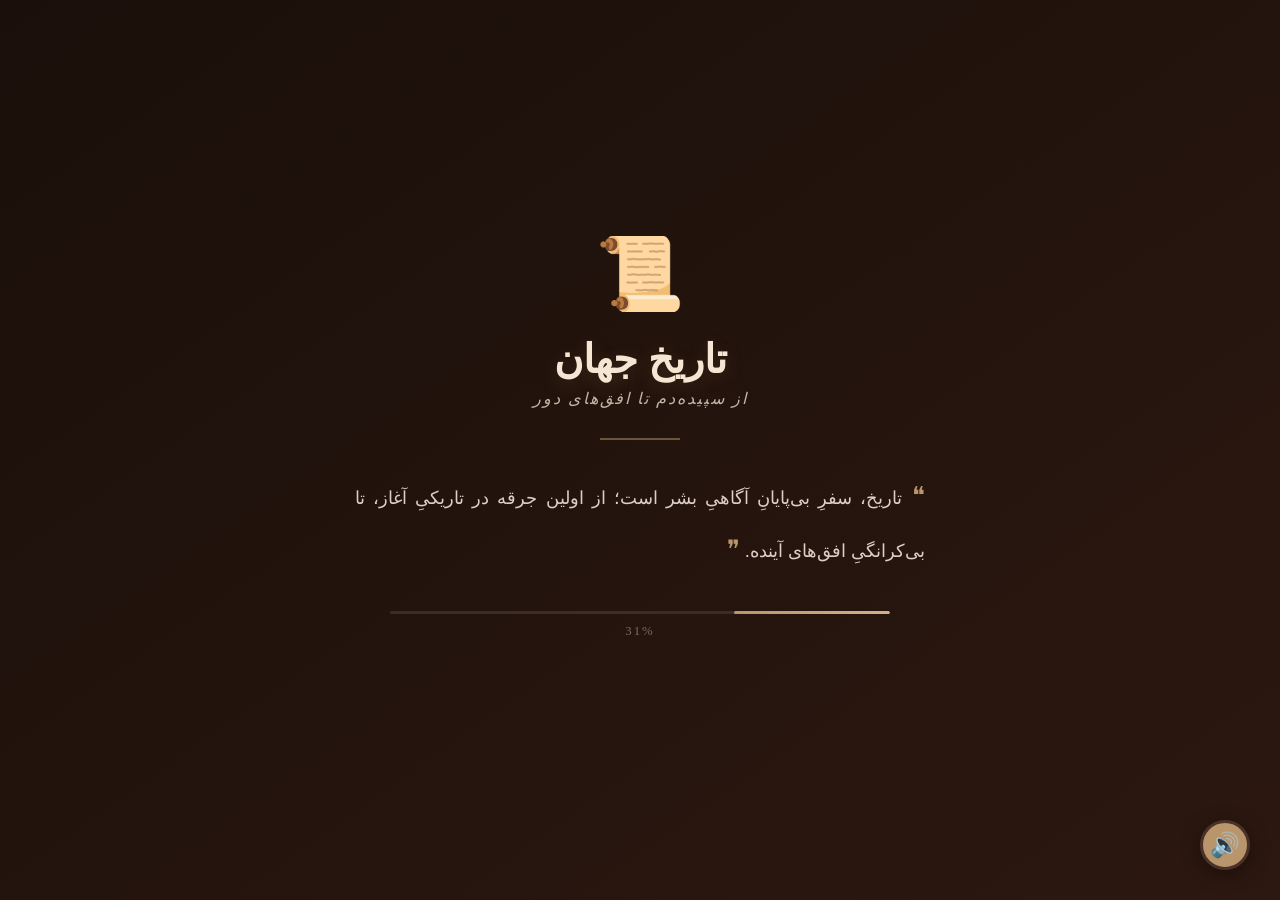
<file: index.html>
<!DOCTYPE html>
<html lang="fa" dir="rtl">
<head>
    <meta charset="UTF-8">
    <meta name="viewport" content="width=device-width, initial-scale=1.0">
    <title>تاریخ جهان</title>
    
    <!-- آیکون تب مرورگر -->
    <link rel="icon" type="image/png" href="favicon.png">
    
    <style>
        * {
            margin: 0;
            padding: 0;
            box-sizing: border-box;
        }
        
        body {
            font-family: 'IRANSans', 'Tahoma', sans-serif;
            background: linear-gradient(145deg, #1a0f0a, #2c1810);
            display: flex;
            justify-content: center;
            align-items: center;
            min-height: 100vh;
            padding: 30px;
            overflow: hidden;
        }
        
        .splash {
            max-width: 650px;
            width: 100%;
            text-align: center;
            padding: 40px 30px;
            animation: fadeIn 1.5s ease-in-out;
        }
        
        @keyframes fadeIn {
            0% { opacity: 0; transform: translateY(30px); }
            100% { opacity: 1; transform: translateY(0); }
        }
        
        .splash-icon {
            font-size: 4.5rem;
            margin-bottom: 20px;
            display: block;
            animation: pulse 2.5s ease-in-out infinite;
        }
        
        @keyframes pulse {
            0%, 100% { transform: scale(1); }
            50% { transform: scale(1.08); }
        }
        
        .splash-title {
            font-size: 2.5rem;
            font-weight: 900;
            color: #f5e6d3;
            font-family: 'B Nazanin', 'BTitr', serif;
            margin-bottom: 6px;
            text-shadow: 0 4px 20px rgba(184, 149, 106, 0.2);
        }
        
        .splash-sub {
            font-size: 1rem;
            color: #c4b5a5;
            font-style: italic;
            font-family: 'Georgia', serif;
            letter-spacing: 2px;
            margin-bottom: 30px;
        }
        
        .divider-line {
            width: 80px;
            height: 2px;
            background: #b8956a;
            margin: 0 auto 30px;
            opacity: 0.5;
        }
        
        .splash-quote {
            font-size: 1.15rem;
            line-height: 2.2;
            color: #dccfc4;
            text-align: justify;
            padding: 0 10px;
            margin-bottom: 35px;
            font-weight: 300;
        }
        
        .splash-quote::before {
            content: "❝ ";
            color: #b8956a;
            font-size: 1.5rem;
        }
        
        .splash-quote::after {
            content: " ❞";
            color: #b8956a;
            font-size: 1.5rem;
        }
        
        .loading-wrapper {
            width: 100%;
            max-width: 500px;
            margin: 0 auto 30px;
        }
        
        .loading-bar {
            width: 100%;
            height: 3px;
            background: #3d2c22;
            border-radius: 10px;
            overflow: hidden;
            position: relative;
        }
        
        .loading-bar-fill {
            height: 100%;
            width: 0%;
            background: linear-gradient(90deg, #b8956a, #d4b08a);
            border-radius: 10px;
            transition: width 0.3s ease;
        }
        
        .loading-text {
            color: #7a6b60;
            font-size: 0.8rem;
            margin-top: 10px;
            letter-spacing: 2px;
            font-family: 'Georgia', serif;
        }
        
        @media (max-width: 600px) {
            .splash { padding: 30px 18px; }
            .splash-title { font-size: 2rem; }
            .splash-quote { font-size: 1rem; line-height: 2; padding: 0 5px; }
            .splash-icon { font-size: 3.5rem; }
        }
         * {
        -webkit-tap-highlight-color: transparent !important;
        -webkit-touch-callout: none !important;
        outline: none !important;
    }
    a, button, input, .character-card, .btn-share, .btn-nav, .top-menu a {
        -webkit-tap-highlight-color: transparent !important;
        user-select: none;
        -webkit-user-select: none;
    }
    input:focus, textarea:focus, button:focus {
        outline: none !important;
        box-shadow: none !important;
    }
    </style>
</head>
<body>
<div class="splash">
    <span class="splash-icon">📜</span>
    
    <h1 class="splash-title">تاریخ جهان</h1>
    <p class="splash-sub">از سپیده‌دم تا افق‌های دور</p>
    
    <div class="divider-line"></div>
    
    <p class="splash-quote">
        تاریخ، سفرِ بی‌پایانِ آگاهیِ بشر است؛ از اولین جرقه در تاریکیِ آغاز، تا بی‌کرانگیِ افق‌های آینده.
    </p>
    
    <div class="loading-wrapper">
        <div class="loading-bar">
            <div class="loading-bar-fill" id="loadingFill"></div>
        </div>
        <div class="loading-text" id="loadingText">۰%</div>
    </div>
</div>

<script>
    const loadingFill = document.getElementById('loadingFill');
    const loadingText = document.getElementById('loadingText');
    
    let progress = 0;
    const duration = 4000;
    const interval = 50;
    const step = (interval / duration) * 100;
    
    const timer = setInterval(function() {
        progress += step;
        
        if (progress >= 100) {
            progress = 100;
            clearInterval(timer);
            
            setTimeout(function() {
                window.location.href = 'cover.html';
            }, 400);
        }
        
        loadingFill.style.width = progress + '%';
        loadingText.textContent = Math.floor(progress) + '%';
        
    }, interval);
</script>
<button id="musicToggle" style="position:fixed; bottom:30px; right:30px; padding:12px 14px; background:#b8956a; color:#1a0f0a; border:3px solid #4a3228; border-radius:50%; cursor:pointer; font-size:1.5rem; z-index:999; box-shadow:0 4px 20px rgba(0,0,0,0.4); transition:0.3s; display:flex; align-items:center; justify-content:center; width:50px; height:50px;">🔊</button>

<audio id="bgMusic" loop>
    <source src="music.mp3" type="audio/mpeg">
</audio>

<style>
    #musicToggle:hover {
        transform: scale(1.2);
        background: #d4b08a;
        border-color: #6d4c38;
        box-shadow: 0 6px 30px rgba(184, 149, 106, 0.6);
    }
</style>

<script>
    const btn = document.getElementById('musicToggle');
    const audio = document.getElementById('bgMusic');
    let isPlaying = false;

    btn.addEventListener('click', function() {
        if (isPlaying) {
            audio.pause();
            btn.innerHTML = '🔇';
            isPlaying = false;
        } else {
            audio.play();
            btn.innerHTML = '🔊';
            isPlaying = true;
        }
    });

    document.addEventListener('click', function() {
        if (!isPlaying) {
            audio.play();
            btn.innerHTML = '🔊';
            isPlaying = true;
        }
    }, { once: true });
</script>
</body>
</html>
</file>
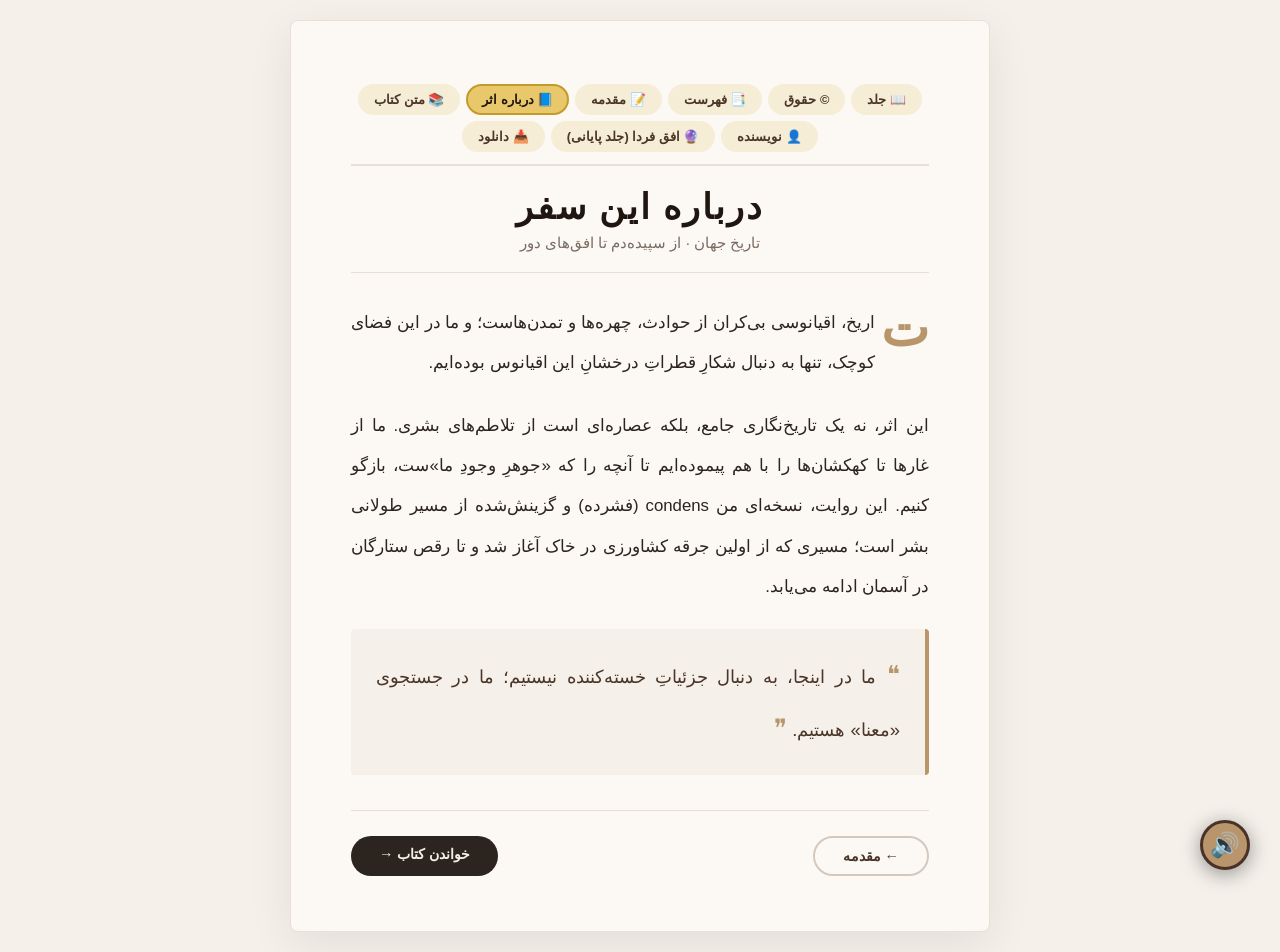
<file: about-book.html>
<!DOCTYPE html>
<html lang="fa" dir="rtl">
<head>
    <meta charset="UTF-8">
    <meta name="viewport" content="width=device-width, initial-scale=1.0">
    <title>درباره اثر - تاریخ جهان</title>
    <link rel="icon" type="image/jpg" href="favicon.jpg">
    <link rel="stylesheet" href="style.css">
    <style>
        * { margin: 0; padding: 0; box-sizing: border-box; }
        body {
            font-family: 'IRANSans', 'Tahoma', sans-serif;
            background-color: #f5f0ea;
            display: flex;
            justify-content: center;
            align-items: center;
            min-height: 100vh;
            padding: 20px;
        }
        .about-book {
            max-width: 700px;
            width: 100%;
            background: #fcf9f5;
            padding: 55px 60px;
            border-radius: 8px;
            box-shadow: 0 12px 45px rgba(0,0,0,0.08);
            border: 1px solid #e8dfd6;
            color: #2c241e;
        }
        .top-menu {
            text-align: center;
            margin-bottom: 20px;
            padding: 8px 0 12px;
            border-bottom: 2px solid #e8dfd6;
            display: flex;
            justify-content: center;
            flex-wrap: wrap;
            gap: 6px;
        }
        .top-menu a {
            color: #4a3528;
            text-decoration: none;
            font-size: 0.8rem;
            font-weight: 600;
            padding: 6px 14px;
            border-radius: 30px;
            background: #f5edd6;
            transition: 0.3s;
            border: 2px solid transparent;
            white-space: nowrap;
        }
        .top-menu a:hover {
            background: #ecd9a8;
            border-color: #d4a84a;
        }
        .top-menu a.active {
            background: #e8c86a;
            border-color: #c49a2a;
            color: #1f1610;
        }

        .about-title {
            font-size: 2.2rem;
            font-weight: 800;
            text-align: center;
            color: #1f1610;
            font-family: 'B Nazanin', 'BTitr', serif;
            margin-bottom: 6px;
            letter-spacing: 2px;
        }
        .about-sub {
            text-align: center;
            color: #7a6b60;
            font-size: 0.95rem;
            margin-bottom: 30px;
            border-bottom: 1px solid #e8dfd6;
            padding-bottom: 20px;
        }
        .about-text {
            font-size: 1.05rem;
            line-height: 2.4;
            text-align: justify;
            color: #2c241e;
        }
        .about-text p {
            margin-bottom: 22px;
        }
        .about-text p:first-of-type::first-letter {
            font-size: 3.2rem;
            font-weight: 800;
            color: #b8956a;
            float: right;
            margin-left: 6px;
            line-height: 1;
            font-family: 'B Nazanin', 'BTitr', serif;
        }
        .highlight-quote {
            font-size: 1.15rem;
            color: #4a3528;
            padding: 20px 25px;
            margin: 20px 0 25px;
            border-right: 4px solid #b8956a;
            background: #f5f0ea;
            border-radius: 4px;
            font-weight: 500;
            line-height: 2.2;
        }
        .highlight-quote::before {
            content: "❝ ";
            color: #b8956a;
            font-size: 1.5rem;
        }
        .highlight-quote::after {
            content: " ❞";
            color: #b8956a;
            font-size: 1.5rem;
        }
        .nav-buttons {
            display: flex;
            justify-content: space-between;
            margin-top: 35px;
            padding-top: 25px;
            border-top: 1px solid #e8dfd6;
        }
        .btn-nav {
            padding: 10px 28px;
            background: #2c241e;
            color: #f5eee7;
            text-decoration: none;
            border-radius: 40px;
            font-weight: bold;
            font-size: 0.9rem;
            transition: 0.3s;
        }
        .btn-nav:hover {
            background: #4a3528;
            transform: scale(1.02);
        }
        .btn-nav.prev {
            background: transparent;
            color: #4a3528;
            border: 2px solid #d5c9be;
        }
        .btn-nav.prev:hover {
            background: #d5c9be;
        }

        @media (max-width: 600px) {
            .about-book { padding: 30px 22px; }
            .about-title { font-size: 1.8rem; }
            .about-text { font-size: 0.95rem; line-height: 2.2; }
            .about-text p:first-of-type::first-letter { font-size: 2.5rem; }
            .highlight-quote { font-size: 1rem; padding: 15px 18px; }
            .top-menu a { font-size: 0.7rem; padding: 4px 10px; }
            .nav-buttons { flex-direction: column; gap: 12px; }
            .btn-nav { text-align: center; }
        }
         * {
        -webkit-tap-highlight-color: transparent !important;
        -webkit-touch-callout: none !important;
        outline: none !important;
    }
    a, button, input, .character-card, .btn-share, .btn-nav, .top-menu a {
        -webkit-tap-highlight-color: transparent !important;
        user-select: none;
        -webkit-user-select: none;
    }
    input:focus, textarea:focus, button:focus {
        outline: none !important;
        box-shadow: none !important;
    }
    </style>
</head>
<body>
<div class="about-book">
    <div class="top-menu">
        <a href="cover.html">📖 جلد</a>
        <a href="copyright.html">© حقوق</a>
        <a href="toc.html">📑 فهرست</a>
        <a href="introduction.html">📝 مقدمه</a>
        <a href="about-book.html" class="active">📘 درباره اثر</a>
        <a href="book.html">📚 متن کتاب</a>
        <a href="author.html">👤 نویسنده</a>
        <a href="final-cover.html">🔮 افق فردا (جلد پایانی)</a>
        <a href="download.html">📥 دانلود</a>
    </div>

    <h1 class="about-title">درباره این سفر</h1>
    <p class="about-sub">تاریخ جهان · از سپیده‌دم تا افق‌های دور</p>

    <div class="about-text">
        <p>
            تاریخ، اقیانوسی بی‌کران از حوادث، چهره‌ها و تمدن‌هاست؛ و ما در این فضای کوچک، تنها به دنبال شکارِ قطراتِ درخشانِ این اقیانوس بوده‌ایم.
        </p>
        <p>
            این اثر، نه یک تاریخ‌نگاری جامع، بلکه عصاره‌ای است از تلاطم‌های بشری. ما از غارها تا کهکشان‌ها را با هم پیموده‌ایم تا آنچه را که «جوهرِ وجودِ ما»ست، بازگو کنیم. این روایت، نسخه‌ای من condens (فشرده) و گزینش‌شده از مسیر طولانی بشر است؛ مسیری که از اولین جرقه کشاورزی در خاک آغاز شد و تا رقص ستارگان در آسمان ادامه می‌یابد.
        </p>
        <div class="highlight-quote">
            ما در اینجا، به دنبال جزئیاتِ خسته‌کننده نیستیم؛ ما در جستجوی «معنا» هستیم.
        </div>
    </div>

    <div class="nav-buttons">
        <a href="introduction.html" class="btn-nav prev">← مقدمه</a>
        <a href="book.html" class="btn-nav">خواندن کتاب →</a>
    </div>
</div>
<button id="musicToggle" style="position:fixed; bottom:30px; right:30px; padding:12px 14px; background:#b8956a; color:#1a0f0a; border:3px solid #4a3228; border-radius:50%; cursor:pointer; font-size:1.5rem; z-index:999; box-shadow:0 4px 20px rgba(0,0,0,0.4); transition:0.3s; display:flex; align-items:center; justify-content:center; width:50px; height:50px;">🔊</button>

<audio id="bgMusic" loop>
    <source src="music.mp3" type="audio/mpeg">
</audio>

<style>
    #musicToggle:hover {
        transform: scale(1.2);
        background: #d4b08a;
        border-color: #6d4c38;
        box-shadow: 0 6px 30px rgba(184, 149, 106, 0.6);
    }
</style>

<script>
    const btn = document.getElementById('musicToggle');
    const audio = document.getElementById('bgMusic');
    let isPlaying = false;

    btn.addEventListener('click', function() {
        if (isPlaying) {
            audio.pause();
            btn.innerHTML = '🔇';
            isPlaying = false;
        } else {
            audio.play();
            btn.innerHTML = '🔊';
            isPlaying = true;
        }
    });

    document.addEventListener('click', function() {
        if (!isPlaying) {
            audio.play();
            btn.innerHTML = '🔊';
            isPlaying = true;
        }
    }, { once: true });
</script>
</body>
</html>
</file>
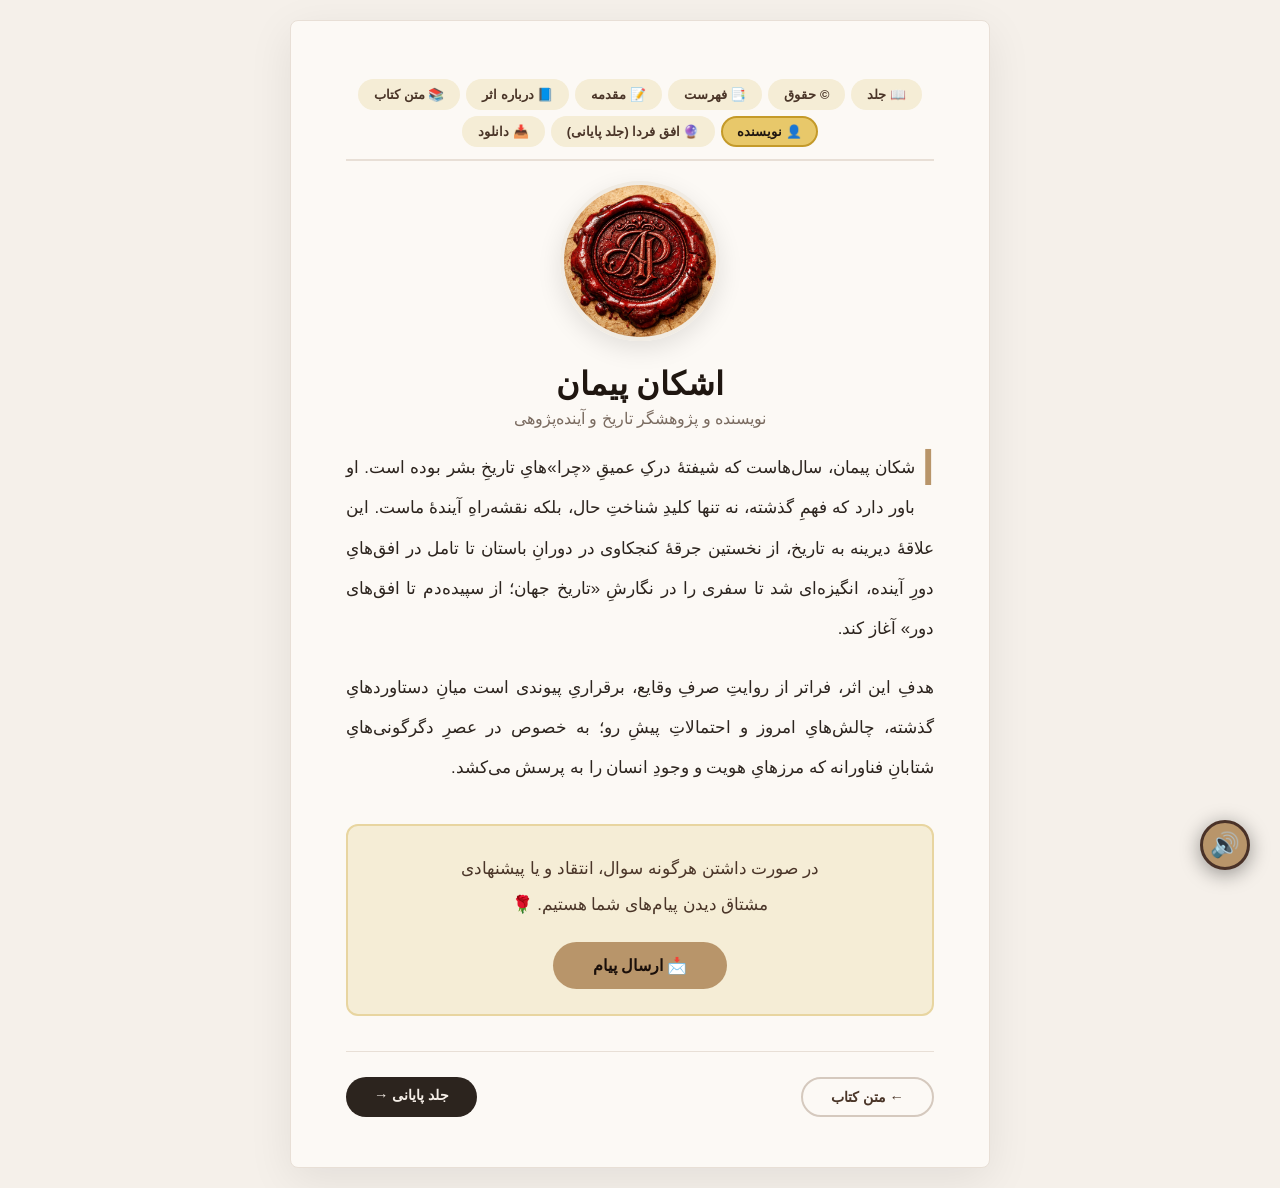
<file: author.html>
<!DOCTYPE html>
<html lang="fa" dir="rtl">
<head>
    <meta charset="UTF-8">
    <meta name="viewport" content="width=device-width, initial-scale=1.0">
    <title>درباره نویسنده - تاریخ جهان</title>
    <link rel="icon" type="image/jpg" href="favicon.jpg">
    <style>
        * { margin: 0; padding: 0; box-sizing: border-box; }
        body {
            font-family: 'IRANSans', 'Tahoma', sans-serif;
            background-color: #f5f0ea;
            display: flex;
            justify-content: center;
            align-items: center;
            min-height: 100vh;
            padding: 20px;
        }
        .author-page {
            max-width: 700px;
            width: 100%;
            background: #fcf9f5;
            padding: 50px 55px;
            border-radius: 8px;
            box-shadow: 0 12px 45px rgba(0,0,0,0.08);
            border: 1px solid #e8dfd6;
            color: #2c241e;
        }
        .top-menu {
            text-align: center;
            margin-bottom: 20px;
            padding: 8px 0 12px;
            border-bottom: 2px solid #e8dfd6;
            display: flex;
            justify-content: center;
            flex-wrap: wrap;
            gap: 6px;
        }
        .top-menu a {
            color: #4a3528;
            text-decoration: none;
            font-size: 0.8rem;
            font-weight: 600;
            padding: 6px 14px;
            border-radius: 30px;
            background: #f5edd6;
            transition: 0.3s;
            border: 2px solid transparent;
            white-space: nowrap;
        }
        .top-menu a:hover {
            background: #ecd9a8;
            border-color: #d4a84a;
        }
        .top-menu a.active {
            background: #e8c86a;
            border-color: #c49a2a;
            color: #1f1610;
        }

        .author-box {
            text-align: center;
            margin-top: 10px;
        }
        .author-box img {
            width: 160px;
            height: 160px;
            border-radius: 50%;
            object-fit: cover;
            border: 4px solid #f0ebe3;
            margin-bottom: 20px;
            box-shadow: 0 8px 25px rgba(0,0,0,0.1);
        }
        .author-box h2 {
            font-size: 2rem;
            margin-bottom: 6px;
            color: #1f1610;
        }
        .author-box .role {
            color: #7a6b60;
            font-size: 1rem;
            margin-bottom: 20px;
        }
        .author-box .bio {
            text-align: justify;
            font-size: 1.05rem;
            line-height: 2.4;
            color: #2c241e;
        }
        .author-box .bio p {
            margin-bottom: 18px;
        }
        .author-box .bio p:first-of-type::first-letter {
            font-size: 2.8rem;
            font-weight: 800;
            color: #b8956a;
            float: right;
            margin-left: 6px;
            line-height: 1;
            font-family: 'B Nazanin', 'BTitr', serif;
        }

        /* باکس زرد ملایم برای بخش پیام */
        .message-box {
            margin-top: 35px;
            padding: 25px 30px;
            background: #f5edd6;
            border-radius: 12px;
            border: 2px solid #e8d5a0;
            text-align: center;
        }
        .message-box .msg-text {
            font-size: 1.05rem;
            color: #4a3528;
            line-height: 2.2;
            margin-bottom: 18px;
        }
        .message-box .msg-text .heart {
            color: #b8956a;
        }
        .btn-message {
            display: inline-block;
            padding: 14px 40px;
            background: #b8956a;
            color: #1a0f0a;
            text-decoration: none;
            border-radius: 40px;
            font-weight: bold;
            font-size: 1rem;
            transition: 0.3s;
            border: none;
            cursor: pointer;
        }
        .btn-message:hover {
            background: #d4b08a;
            transform: scale(1.05);
            box-shadow: 0 8px 30px rgba(184, 149, 106, 0.4);
        }

        .nav-buttons {
            display: flex;
            justify-content: space-between;
            margin-top: 35px;
            padding-top: 25px;
            border-top: 1px solid #e8dfd6;
        }
        .btn-nav {
            padding: 10px 28px;
            background: #2c241e;
            color: #f5eee7;
            text-decoration: none;
            border-radius: 40px;
            font-weight: bold;
            font-size: 0.9rem;
            transition: 0.3s;
        }
        .btn-nav:hover {
            background: #4a3528;
            transform: scale(1.02);
        }
        .btn-nav.prev {
            background: transparent;
            color: #4a3528;
            border: 2px solid #d5c9be;
        }
        .btn-nav.prev:hover {
            background: #d5c9be;
        }

        @media (max-width: 600px) {
            .author-page { padding: 25px 18px; }
            .author-box h2 { font-size: 1.5rem; }
            .author-box .bio { font-size: 0.95rem; line-height: 2.2; }
            .author-box .bio p:first-of-type::first-letter { font-size: 2.2rem; }
            .top-menu a { font-size: 0.7rem; padding: 4px 10px; }
            .message-box { padding: 20px 18px; }
            .message-box .msg-text { font-size: 0.95rem; }
            .btn-message { padding: 12px 30px; font-size: 0.9rem; }
            .nav-buttons { flex-direction: column; gap: 12px; }
            .btn-nav { text-align: center; }
        }
         * {
        -webkit-tap-highlight-color: transparent !important;
        -webkit-touch-callout: none !important;
        outline: none !important;
    }
    a, button, input, .character-card, .btn-share, .btn-nav, .top-menu a {
        -webkit-tap-highlight-color: transparent !important;
        user-select: none;
        -webkit-user-select: none;
    }
    input:focus, textarea:focus, button:focus {
        outline: none !important;
        box-shadow: none !important;
    }
    </style>
</head>
<body>
<div class="author-page">
    <div class="top-menu">
        <a href="cover.html">📖 جلد</a>
        <a href="copyright.html">© حقوق</a>
        <a href="toc.html">📑 فهرست</a>
        <a href="introduction.html">📝 مقدمه</a>
        <a href="about-book.html">📘 درباره اثر</a>
        <a href="book.html">📚 متن کتاب</a>
        <a href="author.html" class="active">👤 نویسنده</a>
        <a href="final-cover.html">🔮 افق فردا (جلد پایانی)</a>
        <a href="download.html">📥 دانلود</a>
    </div>

    <div class="author-box">
        <img src="your-photo2.jpg" alt="عکس اشکان پیمان">
        <h2>اشکان پیمان</h2>
        <p class="role">نویسنده و پژوهشگر تاریخ و آینده‌پژوهی</p>

        <div class="bio">
            <p>
                اشکان پیمان، سال‌هاست که شیفتهٔ درکِ عمیقِ «چرا»هایِ تاریخِ بشر بوده است. او باور دارد که فهمِ گذشته، نه تنها کلیدِ شناختِ حال، بلکه نقشه‌راهِ آیندهٔ ماست. این علاقهٔ دیرینه به تاریخ، از نخستین جرقهٔ کنجکاوی در دورانِ باستان تا تامل در افق‌هایِ دورِ آینده، انگیزه‌ای شد تا سفری را در نگارشِ «تاریخ جهان؛ از سپیده‌دم تا افق‌های دور» آغاز کند.
            </p>
            <p>
                هدفِ این اثر، فراتر از روایتِ صرفِ وقایع، برقراریِ پیوندی است میانِ دستاوردهایِ گذشته، چالش‌هایِ امروز و احتمالاتِ پیشِ رو؛ به خصوص در عصرِ دگرگونی‌هایِ شتابانِ فناورانه که مرزهایِ هویت و وجودِ انسان را به پرسش می‌کشد.
            </p>
        </div>
    </div>

    <!-- بخش پیام با باکس زرد ملایم -->
    <div class="message-box">
        <p class="msg-text">
            در صورت داشتن هرگونه سوال، انتقاد و یا پیشنهادی<br>
            مشتاق دیدن پیام‌های شما هستیم. <span class="heart">🌹</span>
        </p>
        <a href="https://survey.porsline.ir/s/b58tEyXi" target="_blank" class="btn-message">
            📩 ارسال پیام
        </a>
    </div>

    <div class="nav-buttons">
        <a href="book.html" class="btn-nav prev">← متن کتاب</a>
        <a href="final-cover.html" class="btn-nav">جلد پایانی →</a>
    </div>
</div>
<button id="musicToggle" style="position:fixed; bottom:30px; right:30px; padding:12px 14px; background:#b8956a; color:#1a0f0a; border:3px solid #4a3228; border-radius:50%; cursor:pointer; font-size:1.5rem; z-index:999; box-shadow:0 4px 20px rgba(0,0,0,0.4); transition:0.3s; display:flex; align-items:center; justify-content:center; width:50px; height:50px;">🔊</button>

<audio id="bgMusic" loop>
    <source src="music.mp3" type="audio/mpeg">
</audio>

<style>
    #musicToggle:hover {
        transform: scale(1.2);
        background: #d4b08a;
        border-color: #6d4c38;
        box-shadow: 0 6px 30px rgba(184, 149, 106, 0.6);
    }
</style>

<script>
    const btn = document.getElementById('musicToggle');
    const audio = document.getElementById('bgMusic');
    let isPlaying = false;

    btn.addEventListener('click', function() {
        if (isPlaying) {
            audio.pause();
            btn.innerHTML = '🔇';
            isPlaying = false;
        } else {
            audio.play();
            btn.innerHTML = '🔊';
            isPlaying = true;
        }
    });

    document.addEventListener('click', function() {
        if (!isPlaying) {
            audio.play();
            btn.innerHTML = '🔊';
            isPlaying = true;
        }
    }, { once: true });
</script>
</body>
</html>
</file>
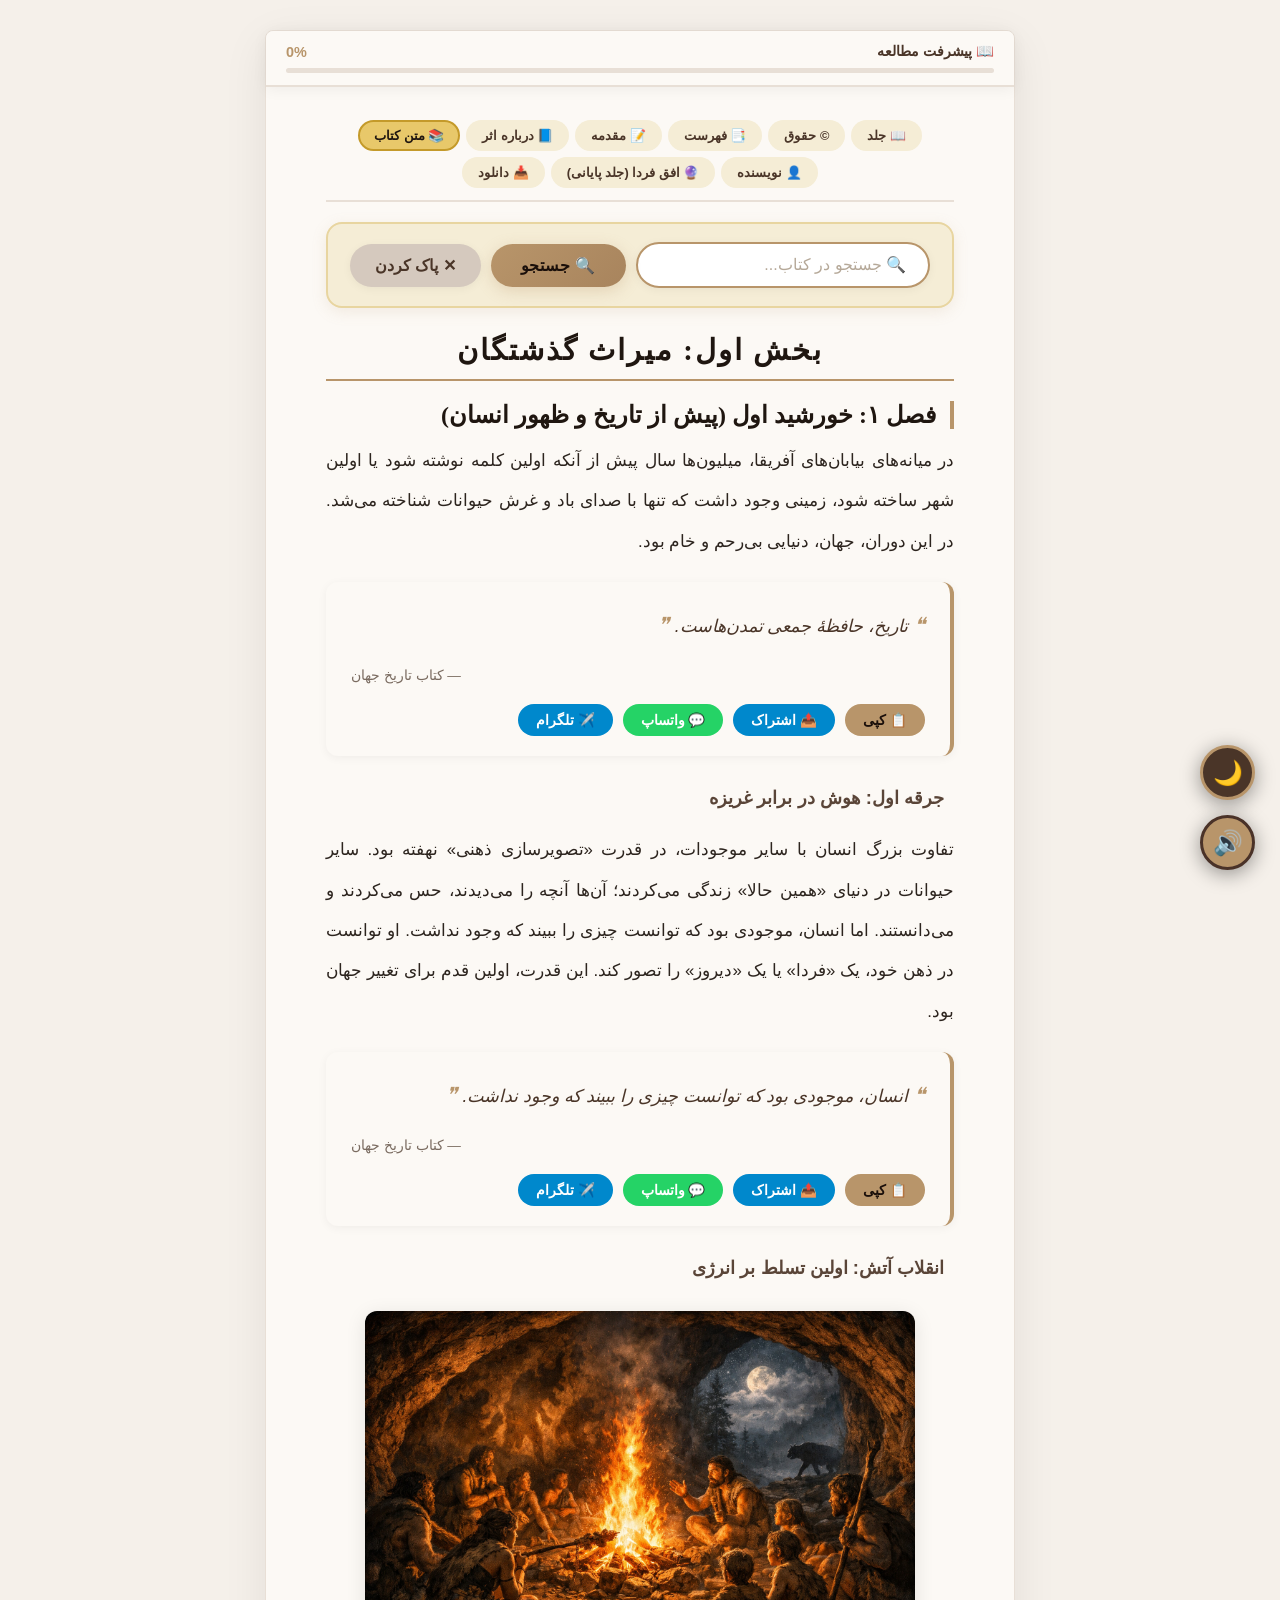
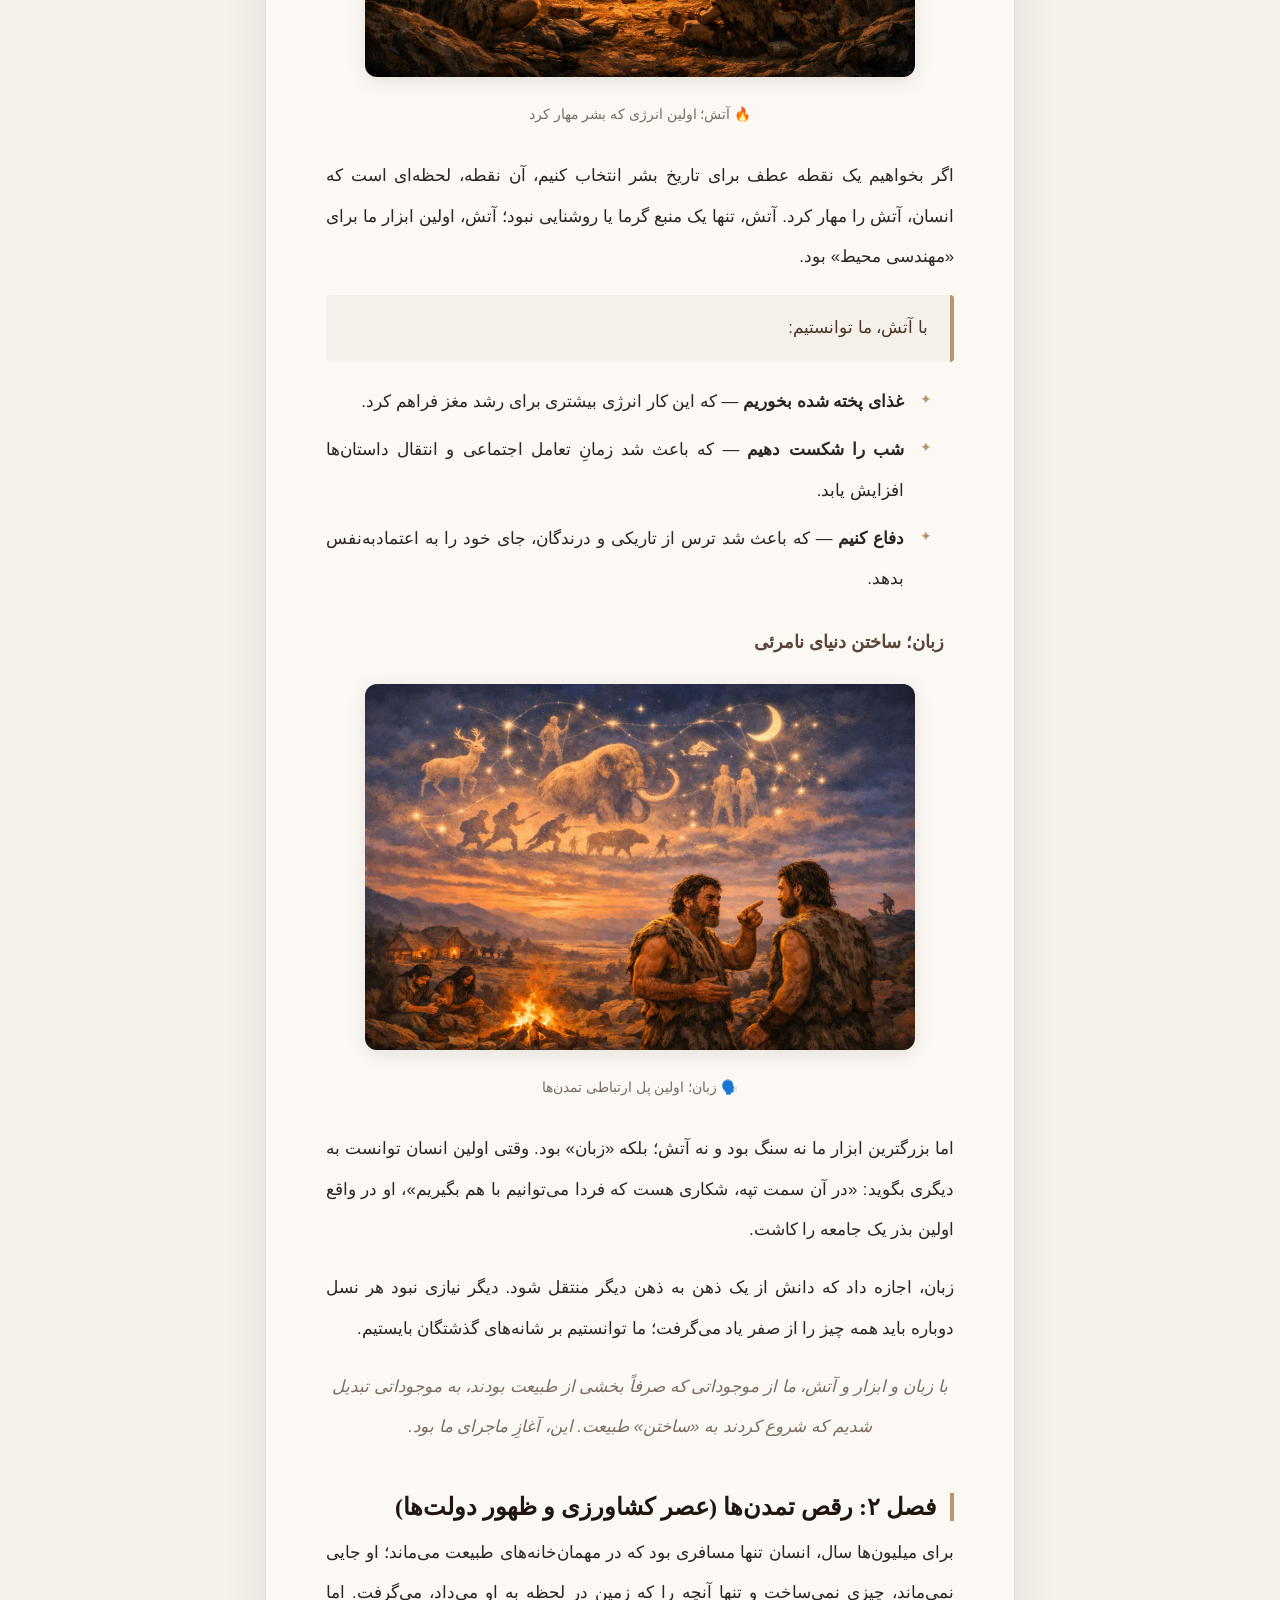
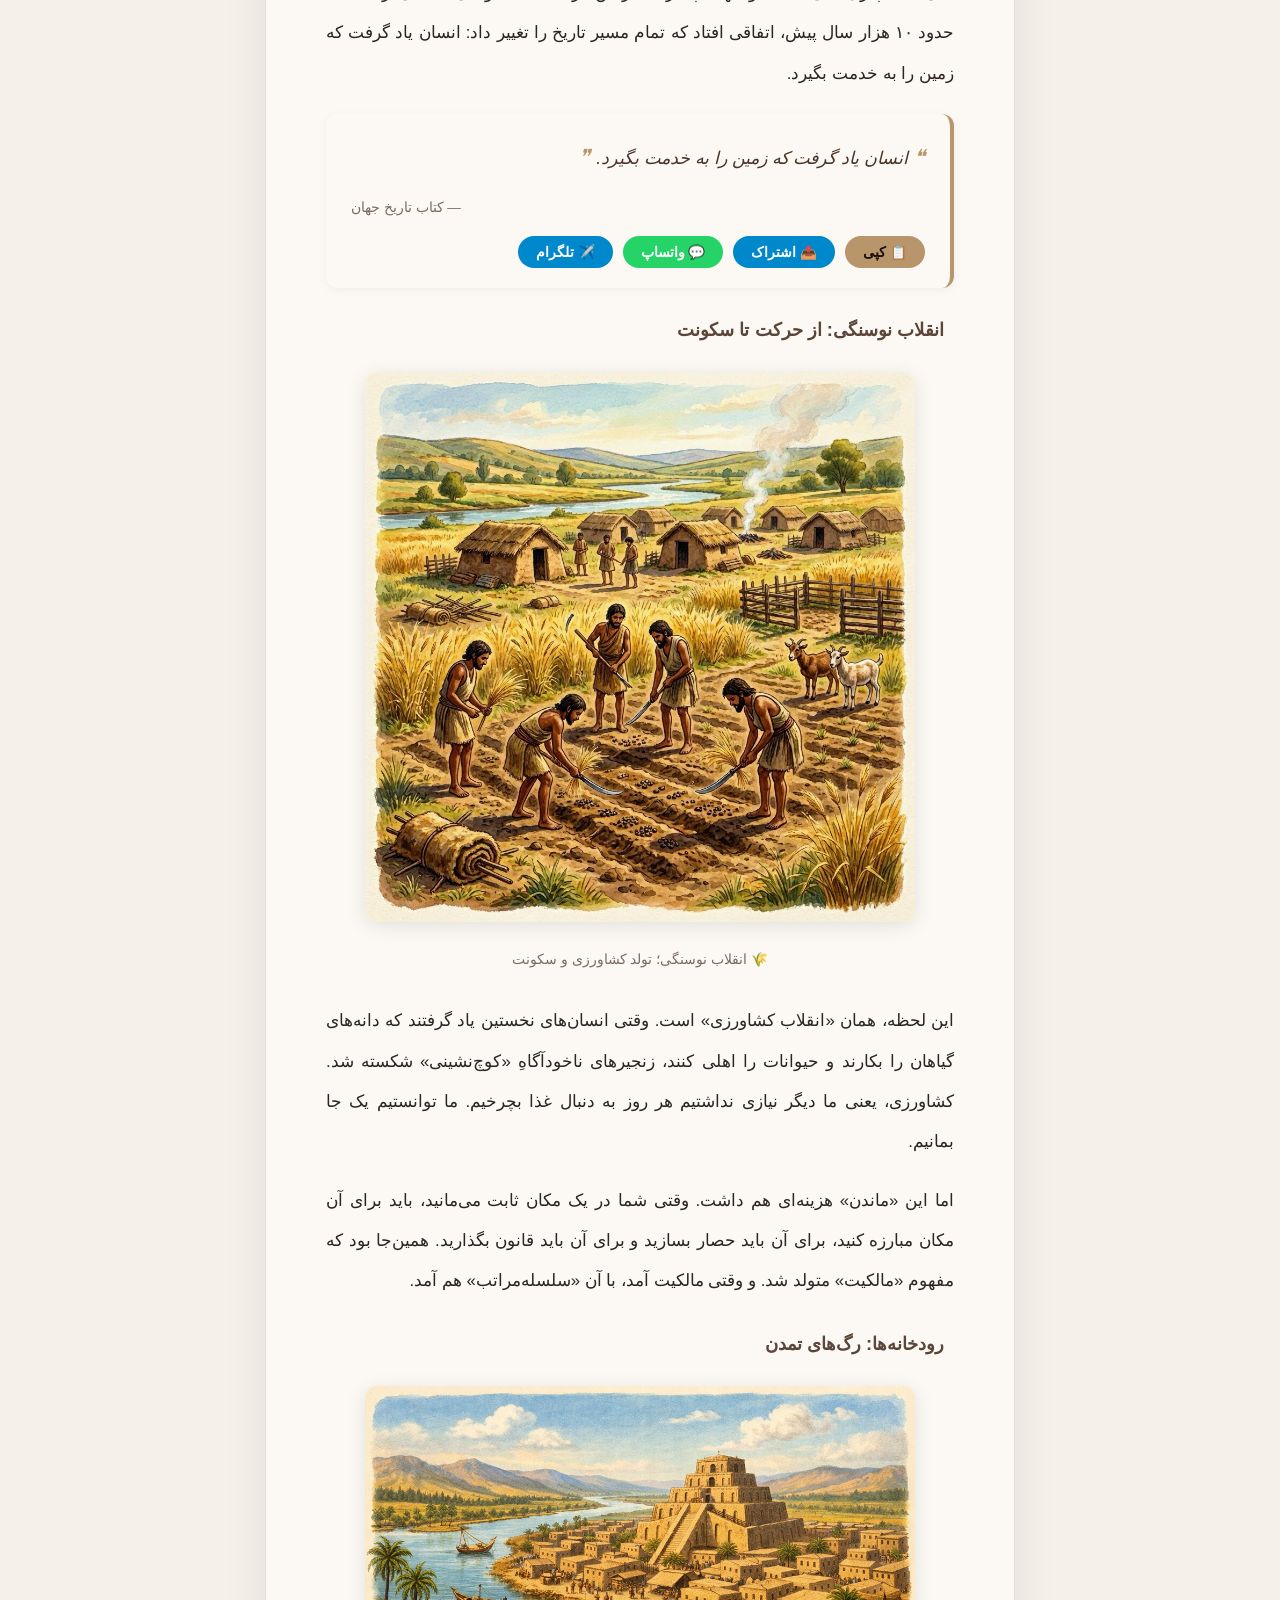
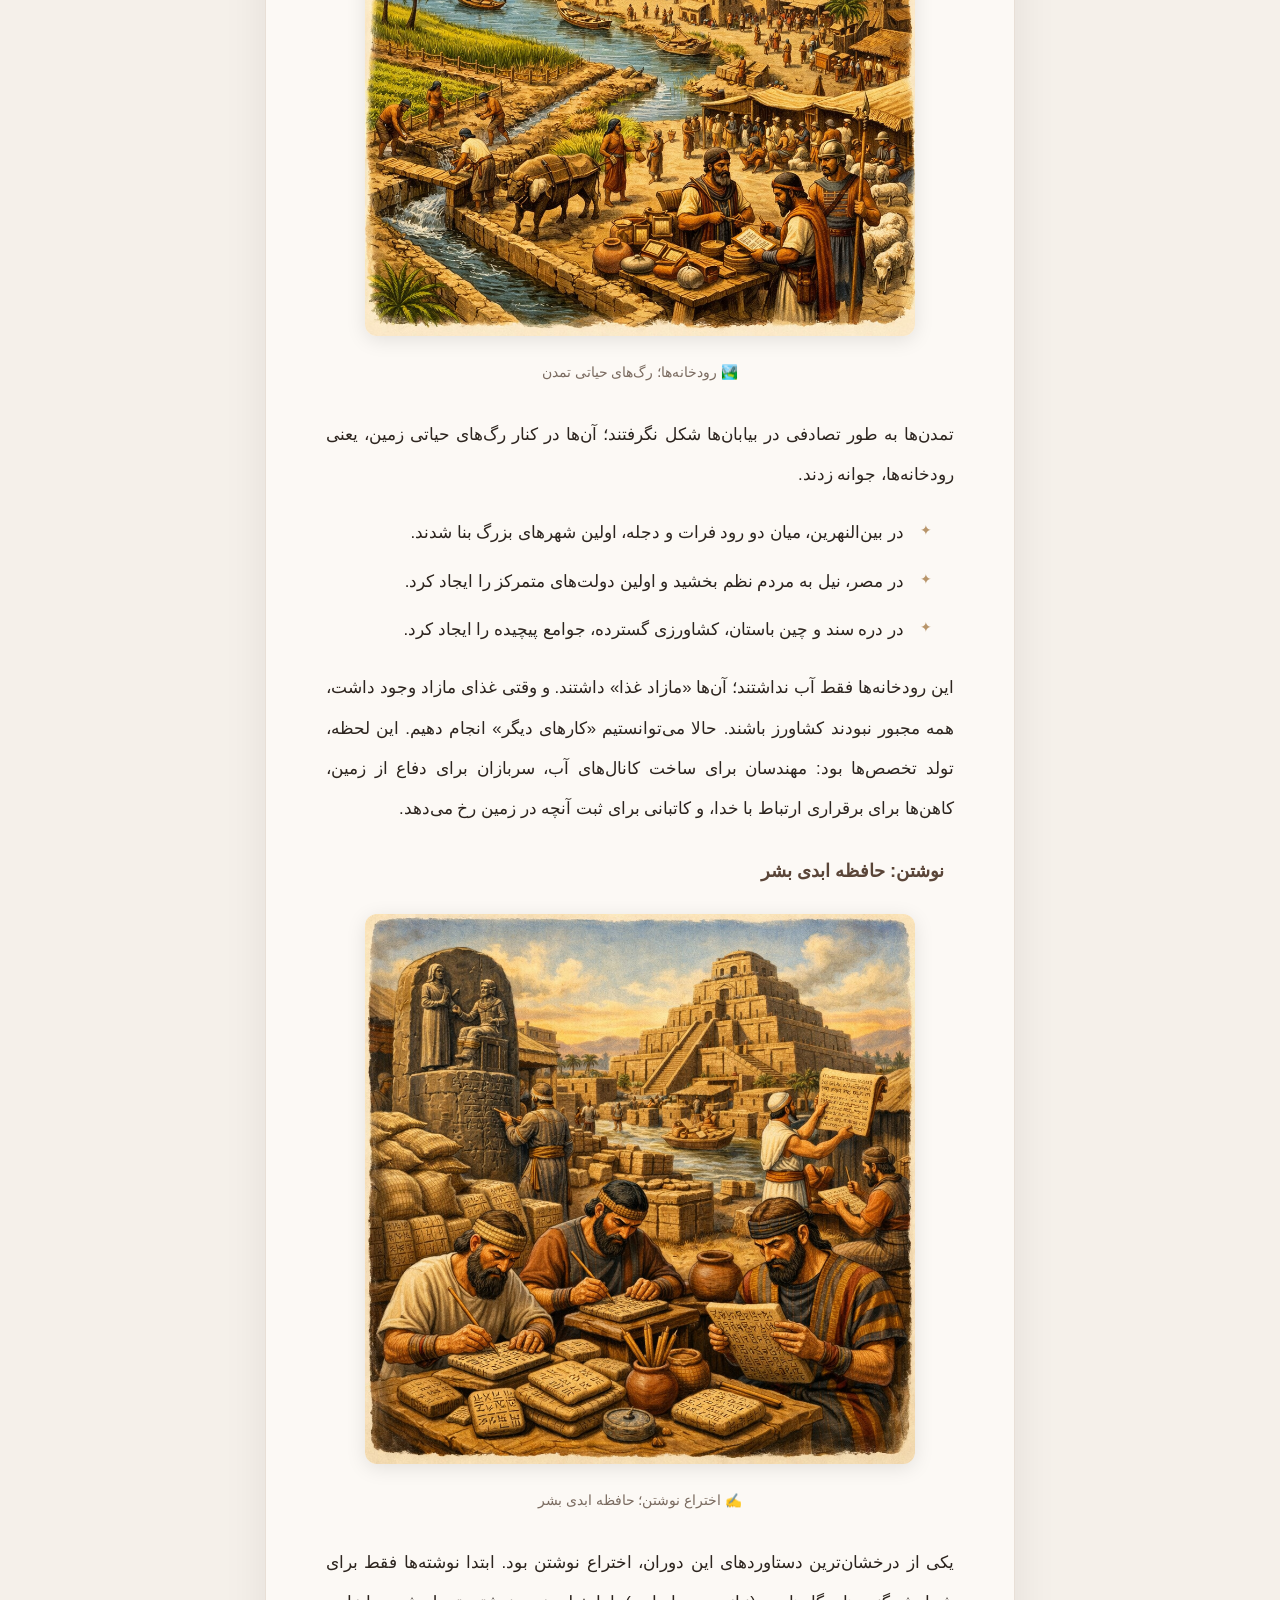
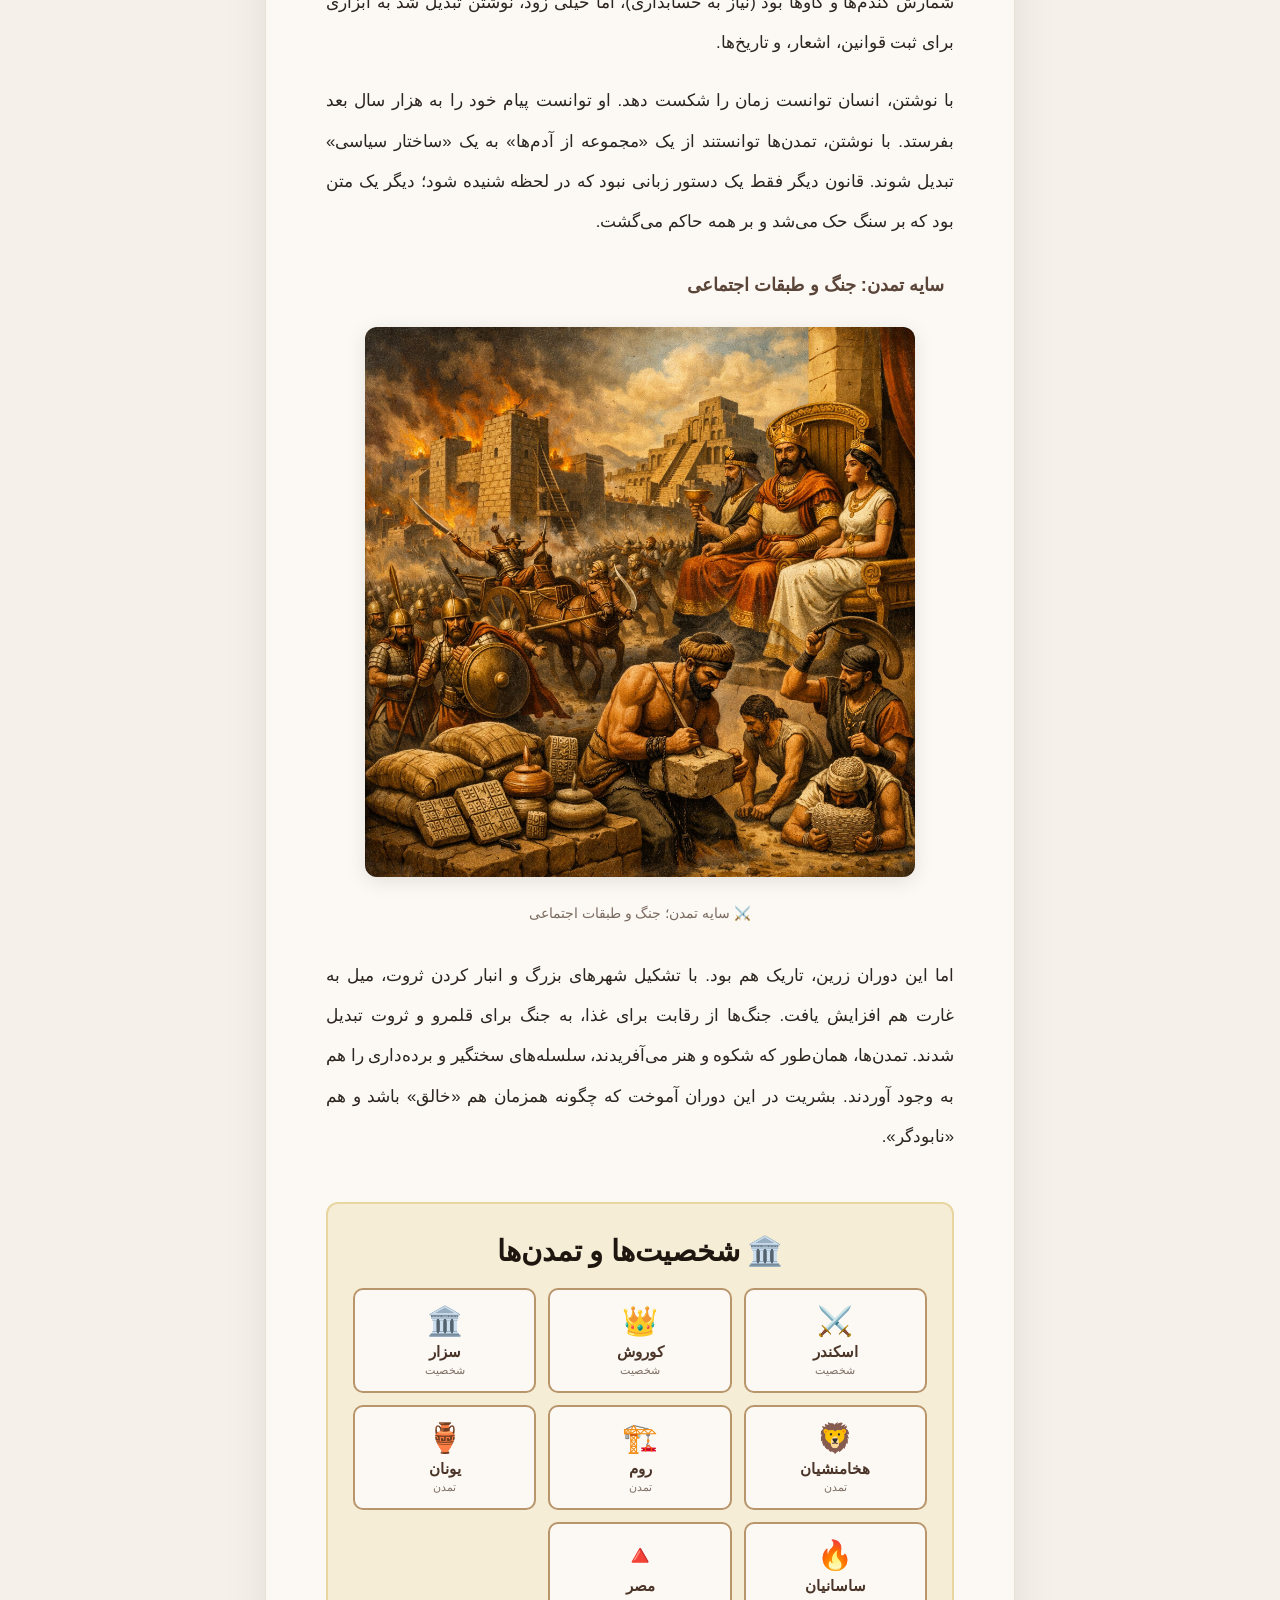
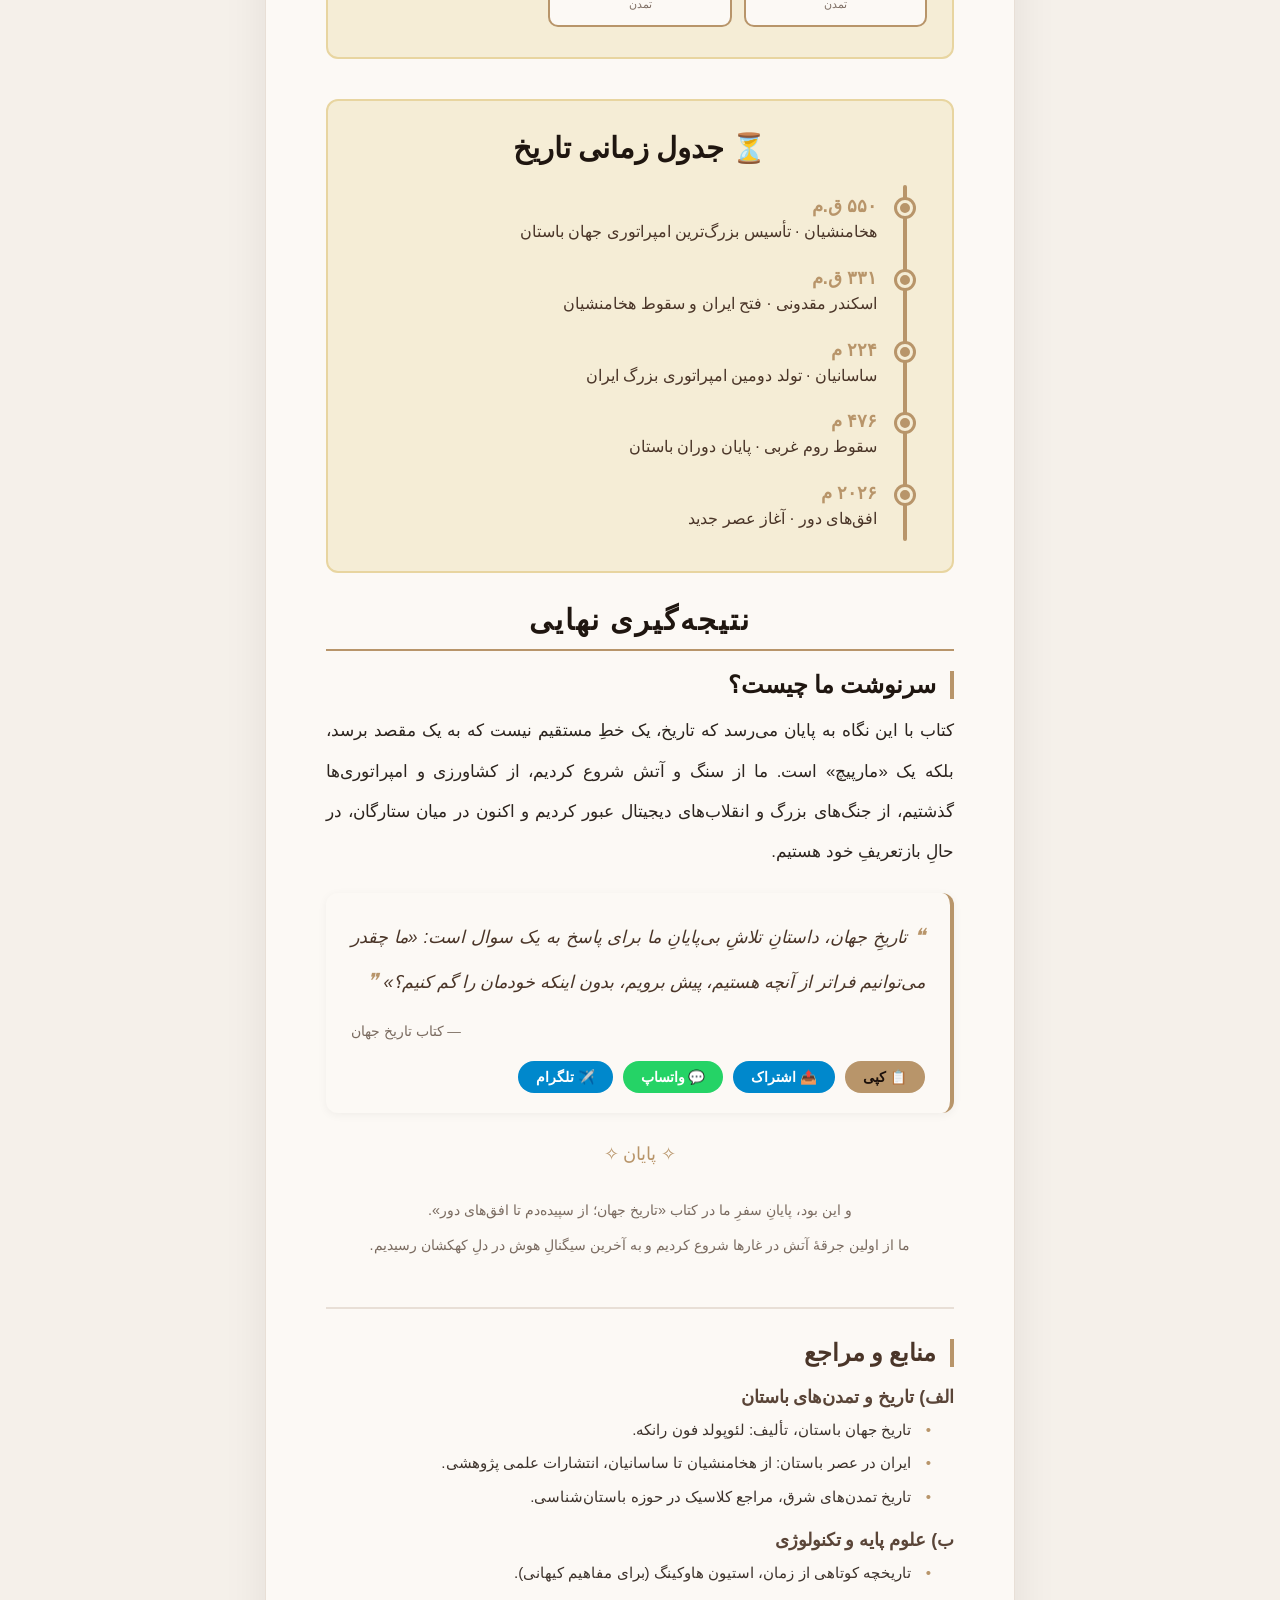
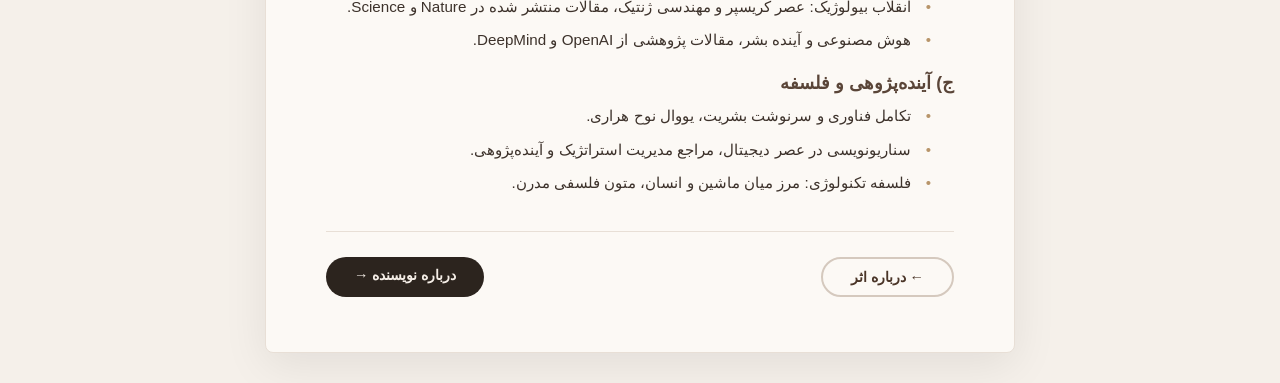
<file: book.html>
<!DOCTYPE html>
<html lang="fa" dir="rtl">
<head>
    <meta charset="UTF-8">
    <meta name="viewport" content="width=device-width, initial-scale=1.0">
    <title>متن کتاب - تاریخ جهان</title>
    
    <!-- آیکون تب با فرمت JPG -->
    <link rel="icon" type="image/jpeg" href="favicon.jpg">
    
    <!-- استایل مشترک -->
    <link rel="stylesheet" href="style.css">
    
    <style>
        * { margin: 0; padding: 0; box-sizing: border-box; }
        body {
            font-family: 'IRANSans', 'Tahoma', sans-serif;
            background-color: #f5f0ea;
            display: flex;
            justify-content: center;
            padding: 30px 20px;
            transition: background-color 0.4s, color 0.4s;
            -webkit-tap-highlight-color: transparent; /* حذف افکت آبی هنگام کلیک */
        }
        .book-page {
            max-width: 750px;
            width: 100%;
            background: #fcf9f5;
            padding: 55px 60px;
            border-radius: 8px;
            box-shadow: 0 12px 45px rgba(0,0,0,0.08);
            border: 1px solid #e8dfd6;
            color: #2c241e;
            transition: background-color 0.4s, color 0.4s, border-color 0.4s;
        }

        /* ===== نوار پیشرفت (Sticky) ===== */
        .progress-bar {
            position: sticky;
            top: 0;
            z-index: 100;
            background: #fcf9f5;
            padding: 12px 20px;
            border-bottom: 2px solid #e8dfd6;
            box-shadow: 0 2px 15px rgba(0,0,0,0.06);
            margin: -55px -60px 25px -60px;
            border-radius: 8px 8px 0 0;
            transition: background-color 0.4s, border-color 0.4s;
        }
        .progress-top {
            display: flex;
            justify-content: space-between;
            align-items: center;
            flex-wrap: wrap;
            gap: 8px;
        }
        .progress-top .label {
            font-weight: 700;
            color: #4a3528;
            font-size: 0.9rem;
        }
        .progress-top .percent {
            font-weight: 700;
            color: #b8956a;
            font-size: 0.9rem;
        }
        .progress-track {
            width: 100%;
            height: 5px;
            background: #e8dfd6;
            border-radius: 10px;
            margin-top: 8px;
            overflow: hidden;
        }
        .progress-fill {
            width: 0%;
            height: 100%;
            background: linear-gradient(90deg, #b8956a, #d4b08a);
            border-radius: 10px;
            transition: width 0.3s ease;
        }

        /* ===== منو ===== */
        .top-menu {
            text-align: center;
            margin-bottom: 20px;
            padding: 8px 0 12px;
            border-bottom: 2px solid #e8dfd6;
            display: flex;
            justify-content: center;
            flex-wrap: wrap;
            gap: 6px;
            transition: border-color 0.4s;
        }
        .top-menu a {
            color: #4a3528;
            text-decoration: none;
            font-size: 0.8rem;
            font-weight: 600;
            padding: 6px 14px;
            border-radius: 30px;
            background: #f5edd6;
            transition: 0.3s;
            border: 2px solid transparent;
            white-space: nowrap;
            -webkit-tap-highlight-color: transparent;
        }
        .top-menu a:hover {
            background: #ecd9a8;
            border-color: #d4a84a;
        }
        .top-menu a.active {
            background: #e8c86a;
            border-color: #c49a2a;
            color: #1f1610;
        }

        /* ===== جستجو ===== */
        .search-box {
            text-align: center;
            margin: 0 0 25px 0;
            padding: 18px 22px;
            background: linear-gradient(135deg, #f5edd6, #ede3c8);
            border-radius: 16px;
            border: 2px solid #e8d5a0;
            box-shadow: 0 4px 15px rgba(184, 149, 106, 0.15);
            transition: background 0.4s, border-color 0.4s, box-shadow 0.4s;
        }
        .search-box:hover {
            box-shadow: 0 6px 25px rgba(184, 149, 106, 0.25);
        }
        .search-box .search-wrapper {
            display: flex;
            flex-wrap: wrap;
            justify-content: center;
            gap: 10px;
            align-items: center;
        }
        .search-box input {
            flex: 1;
            min-width: 200px;
            padding: 12px 22px;
            border-radius: 50px;
            border: 2px solid #b8956a;
            font-size: 1rem;
            background: #fff;
            outline: none;
            font-family: 'IRANSans', 'Tahoma', sans-serif;
            transition: 0.3s;
            box-shadow: 0 2px 10px rgba(0,0,0,0.05);
            -webkit-tap-highlight-color: transparent;
        }
        .search-box input:focus {
            border-color: #8a6d4a;
            box-shadow: 0 0 0 4px rgba(184, 149, 106, 0.2), 0 4px 15px rgba(0,0,0,0.08);
            transform: scale(1.01);
        }
        .search-box input::placeholder {
            color: #b5a898;
            font-weight: 300;
        }
        .search-box .btn-search {
            padding: 12px 30px;
            background: linear-gradient(135deg, #b8956a, #a8845d);
            color: #1a0f0a;
            border: none;
            border-radius: 50px;
            font-weight: 700;
            font-size: 1rem;
            cursor: pointer;
            transition: 0.3s;
            font-family: 'IRANSans', 'Tahoma', sans-serif;
            box-shadow: 0 4px 15px rgba(184, 149, 106, 0.3);
            letter-spacing: 0.5px;
            -webkit-tap-highlight-color: transparent;
        }
        .search-box .btn-search:hover {
            transform: translateY(-2px) scale(1.03);
            box-shadow: 0 8px 25px rgba(184, 149, 106, 0.4);
            background: linear-gradient(135deg, #c4a07a, #b8956a);
        }
        .search-box .btn-search:active {
            transform: scale(0.96);
        }
        .search-box .btn-clear {
            padding: 12px 25px;
            background: #d5c9be;
            color: #4a3528;
            border: none;
            border-radius: 50px;
            font-weight: 700;
            font-size: 1rem;
            cursor: pointer;
            transition: 0.3s;
            font-family: 'IRANSans', 'Tahoma', sans-serif;
            box-shadow: 0 2px 10px rgba(0,0,0,0.05);
            -webkit-tap-highlight-color: transparent;
        }
        .search-box .btn-clear:hover {
            background: #c4b5a5;
            transform: translateY(-2px);
            box-shadow: 0 4px 15px rgba(0,0,0,0.1);
        }
        .search-box .btn-clear:active {
            transform: scale(0.96);
        }
        #searchResults {
            display: none;
            margin-top: 15px;
            padding: 15px 20px;
            background: #fcf9f5;
            border-radius: 12px;
            border: 2px solid #b8956a;
            text-align: right;
            max-height: 300px;
            overflow-y: auto;
            transition: background 0.4s, border-color 0.4s;
            box-shadow: 0 4px 20px rgba(0,0,0,0.06);
        }
        #searchResults .result-item {
            padding: 8px 0;
            border-bottom: 1px dashed #e8dfd6;
            color: #2c241e;
            font-size: 0.95rem;
            line-height: 1.8;
        }
        #searchResults .result-item:last-child {
            border-bottom: none;
        }
        .no-result {
            color: #7a6b60;
            text-align: center;
            padding: 15px 0;
            font-size: 1rem;
        }

        /* هایلایت جستجو - زرد */
        .highlight-search {
            background: #ffeb3b !important;
            color: #1a0f0a !important;
            padding: 2px 6px;
            border-radius: 4px;
            font-weight: 700;
        }

        /* ===== بخش‌ها و فصل‌ها ===== */
        .part {
            margin-bottom: 40px;
        }
        .part-title {
            font-size: 1.8rem;
            font-weight: 900;
            color: #1f1610;
            text-align: center;
            font-family: 'B Nazanin', 'BTitr', serif;
            margin-bottom: 20px;
            padding-bottom: 12px;
            border-bottom: 2px solid #b8956a;
            letter-spacing: 2px;
        }
        .chapter {
            margin-bottom: 45px;
        }
        .chapter-title {
            font-size: 1.5rem;
            font-weight: 800;
            color: #4a3528;
            font-family: 'B Nazanin', 'BTitr', serif;
            margin-bottom: 12px;
            padding-right: 14px;
            border-right: 4px solid #b8956a;
        }
        .sub-title {
            font-size: 1.15rem;
            font-weight: 700;
            color: #5a4538;
            margin: 20px 0 10px;
            padding-right: 10px;
        }
        .book-text {
            font-size: 1.05rem;
            line-height: 2.4;
            text-align: justify;
            color: #2c241e;
        }
        .book-text p {
            margin-bottom: 18px;
        }
        .book-text ul {
            padding-right: 30px;
            margin: 12px 0 18px;
            list-style: none;
        }
        .book-text ul li {
            margin-bottom: 8px;
            padding-right: 20px;
            position: relative;
        }
        .book-text ul li::before {
            content: "✦";
            color: #b8956a;
            position: absolute;
            right: -8px;
            font-size: 0.9rem;
        }
        .quote-in-text {
            font-size: 1.05rem;
            color: #4a3528;
            padding: 15px 22px;
            margin: 15px 0 20px;
            border-right: 4px solid #b8956a;
            background: #f5f0ea;
            border-radius: 4px;
            font-weight: 500;
            line-height: 2.2;
        }

        /* استایل عکس‌ها */
        .book-image {
            text-align: center;
            margin: 20px 0 25px;
        }
        .book-image img {
            width: 100%;
            max-width: 550px;
            border-radius: 12px;
            box-shadow: 0 4px 20px rgba(0,0,0,0.1);
            transition: transform 0.3s;
        }
        .book-image img:hover {
            transform: scale(1.01);
        }
        .book-image .caption {
            color: #7a6b60;
            font-size: 0.85rem;
            margin-top: 6px;
            font-weight: 300;
        }

        /* ===== شخصیت‌ها و تمدن‌ها ===== */
        .characters-section {
            margin: 40px 0 30px;
            padding: 30px 25px;
            background: #f5edd6;
            border-radius: 12px;
            border: 2px solid #e8d5a0;
            transition: background 0.4s, border-color 0.4s;
        }
        .characters-section h2 {
            text-align: center;
            font-family: 'B Nazanin', 'BTitr', serif;
            color: #1f1610;
            font-size: 1.8rem;
            margin-bottom: 20px;
        }
        .characters-grid {
            display: grid;
            grid-template-columns: repeat(auto-fill, minmax(160px, 1fr));
            gap: 12px;
        }
        .character-card {
            background: #fcf9f5;
            padding: 14px 18px;
            border-radius: 10px;
            text-align: center;
            border: 2px solid #b8956a;
            transition: 0.3s;
            cursor: pointer;
            font-weight: 600;
            color: #4a3528;
            font-size: 0.95rem;
            -webkit-tap-highlight-color: transparent;
            user-select: none;
        }
        .character-card:hover {
            background: #b8956a;
            color: #1a0f0a;
            transform: scale(1.04);
            box-shadow: 0 4px 15px rgba(184, 149, 106, 0.3);
        }
        .character-card:active {
            transform: scale(0.95);
        }
        .character-card .icon {
            display: block;
            font-size: 1.8rem;
            margin-bottom: 5px;
        }
        .character-card .type {
            display: block;
            font-size: 0.7rem;
            font-weight: 300;
            opacity: 0.7;
            margin-top: 3px;
        }

        /* ===== جدول زمانی ===== */
        .timeline-section {
            margin: 40px 0 30px;
            padding: 30px 25px;
            background: #f5edd6;
            border-radius: 12px;
            border: 2px solid #e8d5a0;
            transition: background 0.4s, border-color 0.4s;
        }
        .timeline-section h2 {
            text-align: center;
            font-family: 'B Nazanin', 'BTitr', serif;
            color: #1f1610;
            font-size: 1.8rem;
            margin-bottom: 20px;
        }
        .timeline {
            position: relative;
            padding: 10px 0;
        }
        .timeline-line {
            position: absolute;
            right: 20px;
            top: 0;
            width: 4px;
            height: 100%;
            background: #b8956a;
            border-radius: 4px;
        }
        .timeline-item {
            display: flex;
            align-items: flex-start;
            margin-bottom: 22px;
            padding-right: 50px;
            position: relative;
        }
        .timeline-item:last-child {
            margin-bottom: 0;
        }
        .timeline-dot {
            position: absolute;
            right: 14px;
            top: 5px;
            width: 16px;
            height: 16px;
            background: #b8956a;
            border-radius: 50%;
            border: 3px solid #f5edd6;
            box-shadow: 0 0 0 3px #b8956a;
            z-index: 1;
        }
        .timeline-year {
            font-weight: 700;
            color: #b8956a;
            font-size: 1.15rem;
            display: block;
        }
        .timeline-desc {
            font-size: 1rem;
            color: #4a3528;
            display: block;
            line-height: 1.6;
            margin-top: 2px;
        }

        /* ===== نقل‌قول قابل اشتراک ===== */
        .share-quote {
            padding: 20px 25px;
            margin: 20px 0;
            background: #fcf9f5;
            border-radius: 12px;
            border-right: 4px solid #b8956a;
            box-shadow: 0 2px 10px rgba(0,0,0,0.05);
            transition: background 0.4s, border-color 0.4s;
        }
        .share-quote .quote-text {
            font-size: 1.1rem;
            line-height: 2.2;
            color: #4a3528;
            font-style: italic;
            margin-bottom: 12px;
        }
        .share-quote .quote-text::before {
            content: "❝ ";
            color: #b8956a;
            font-size: 1.3rem;
        }
        .share-quote .quote-text::after {
            content: " ❞";
            color: #b8956a;
            font-size: 1.3rem;
        }
        .share-quote .quote-source {
            font-size: 0.85rem;
            color: #7a6b60;
            margin-bottom: 12px;
            text-align: left;
        }
        .share-buttons {
            display: flex;
            gap: 10px;
            flex-wrap: wrap;
        }
        .btn-share {
            padding: 8px 18px;
            border: none;
            border-radius: 30px;
            font-weight: 600;
            font-size: 0.85rem;
            cursor: pointer;
            transition: 0.3s;
            display: inline-flex;
            align-items: center;
            gap: 6px;
            font-family: 'IRANSans', 'Tahoma', sans-serif;
            -webkit-tap-highlight-color: transparent;
            user-select: none;
        }
        .btn-share.copy {
            background: #b8956a;
            color: #1a0f0a;
        }
        .btn-share.copy:hover {
            background: #d4b08a;
            transform: scale(1.04);
        }
        .btn-share.copy:active {
            transform: scale(0.95);
        }
        .btn-share.share {
            background: #0088cc;
            color: #fff;
        }
        .btn-share.share:hover {
            background: #0077b3;
            transform: scale(1.04);
        }
        .btn-share.share:active {
            transform: scale(0.95);
        }
        .btn-share.whatsapp {
            background: #25D366;
            color: #fff;
        }
        .btn-share.whatsapp:hover {
            background: #1da851;
            transform: scale(1.04);
        }
        .btn-share.whatsapp:active {
            transform: scale(0.95);
        }
        .btn-share.telegram {
            background: #0088cc;
            color: #fff;
        }
        .btn-share.telegram:hover {
            background: #0077b3;
            transform: scale(1.04);
        }
        .btn-share.telegram:active {
            transform: scale(0.95);
        }
        .copy-feedback {
            font-size: 0.85rem;
            color: #4CAF50;
            margin-top: 6px;
            font-weight: 600;
            display: none;
            animation: fadeIn 0.3s ease;
        }
        .copy-feedback.show {
            display: block;
        }

        @keyframes fadeIn {
            0% { opacity: 0; transform: translateY(-5px); }
            100% { opacity: 1; transform: translateY(0); }
        }

        /* ===== منابع ===== */
        .bibliography {
            margin-top: 40px;
            padding-top: 30px;
            border-top: 2px solid #e8dfd6;
        }
        .bibliography h2 {
            font-size: 1.5rem;
            font-weight: 800;
            color: #4a3528;
            font-family: 'B Nazanin', 'BTitr', serif;
            margin-bottom: 20px;
            padding-right: 14px;
            border-right: 4px solid #b8956a;
        }
        .bibliography .b-group {
            margin-bottom: 20px;
        }
        .bibliography .b-group h3 {
            font-size: 1.1rem;
            font-weight: 700;
            color: #5a4538;
            margin-bottom: 8px;
        }
        .bibliography .b-group ul {
            padding-right: 25px;
            list-style: none;
        }
        .bibliography .b-group ul li {
            padding-right: 18px;
            position: relative;
            margin-bottom: 6px;
            font-size: 0.95rem;
            line-height: 1.8;
            color: #3d322b;
        }
        .bibliography .b-group ul li::before {
            content: "•";
            color: #b8956a;
            position: absolute;
            right: -2px;
        }

        /* ===== ناوبری ===== */
        .nav-buttons {
            display: flex;
            justify-content: space-between;
            margin-top: 35px;
            padding-top: 25px;
            border-top: 1px solid #e8dfd6;
        }
        .btn-nav {
            padding: 10px 28px;
            background: #2c241e;
            color: #f5eee7;
            text-decoration: none;
            border-radius: 40px;
            font-weight: bold;
            font-size: 0.9rem;
            transition: 0.3s;
            -webkit-tap-highlight-color: transparent;
            user-select: none;
        }
        .btn-nav:hover {
            background: #4a3528;
            transform: scale(1.02);
        }
        .btn-nav:active {
            transform: scale(0.95);
        }
        .btn-nav.prev {
            background: transparent;
            color: #4a3528;
            border: 2px solid #d5c9be;
        }
        .btn-nav.prev:hover {
            background: #d5c9be;
        }
        .btn-nav.prev:active {
            transform: scale(0.95);
        }

        /* ===== واکنش‌گرایی ===== */
        @media (max-width: 600px) {
            .book-page { padding: 25px 18px; }
            .progress-bar { margin: -25px -18px 20px -18px; padding: 10px 15px; }
            .part-title { font-size: 1.4rem; }
            .chapter-title { font-size: 1.2rem; }
            .book-text { font-size: 0.95rem; line-height: 2.2; }
            .top-menu a { font-size: 0.65rem; padding: 4px 8px; }
            
            .search-box { padding: 15px; }
            .search-box .search-wrapper { 
                flex-direction: row;
                flex-wrap: wrap;
                gap: 8px;
            }
            .search-box input { 
                width: 100%; 
                min-width: unset;
                flex: 1 1 100%;
                order: 1;
            }
            .search-box .btn-search { 
                flex: 1;
                min-width: 100px;
                order: 2;
            }
            .search-box .btn-clear { 
                flex: 1;
                min-width: 100px;
                order: 3;
            }
            
            .characters-grid { grid-template-columns: repeat(auto-fill, minmax(130px, 1fr)); }
            .character-card { padding: 10px 12px; font-size: 0.85rem; }
            .timeline-section { padding: 20px 15px; }
            .timeline-item { padding-right: 40px; }
            .timeline-dot { right: 8px; width: 14px; height: 14px; }
            .timeline-line { right: 14px; }
            .nav-buttons { flex-direction: column; gap: 12px; }
            .btn-nav { text-align: center; }
            .share-quote { padding: 15px 18px; }
            .share-quote .quote-text { font-size: 1rem; }
            .share-buttons .btn-share { font-size: 0.75rem; padding: 6px 14px; }
            #searchResults { max-height: 200px; }
            .book-image img { max-width: 100%; }
        }

        @media (max-width: 400px) {
            .search-box .btn-search,
            .search-box .btn-clear {
                font-size: 0.85rem;
                padding: 10px 15px;
                min-width: 80px;
            }
            .search-box input {
                font-size: 0.85rem;
                padding: 10px 15px;
            }
        }
    </style>
</head>
<body>
<div class="book-page">

    <!-- ===== نوار پیشرفت مطالعه (Sticky) ===== -->
    <div class="progress-bar" id="progressBar">
        <div class="progress-top">
            <span class="label">📖 پیشرفت مطالعه</span>
            <span class="percent" id="progressPercent">۰%</span>
        </div>
        <div class="progress-track">
            <div class="progress-fill" id="progressFill"></div>
        </div>
    </div>

    <!-- ===== منو ===== -->
    <div class="top-menu">
        <a href="cover.html">📖 جلد</a>
        <a href="copyright.html">© حقوق</a>
        <a href="toc.html">📑 فهرست</a>
        <a href="introduction.html">📝 مقدمه</a>
        <a href="about-book.html">📘 درباره اثر</a>
        <a href="book.html" class="active">📚 متن کتاب</a>
        <a href="author.html">👤 نویسنده</a>
        <a href="final-cover.html">🔮 افق فردا (جلد پایانی)</a>
        <a href="download.html">📥 دانلود</a>
    </div>

    <!-- ===== جستجو ===== -->
    <div class="search-box">
        <div class="search-wrapper">
            <input type="text" id="searchInput" placeholder="🔍 جستجو در کتاب...">
            <button class="btn-search" onclick="searchBook()">🔍 جستجو</button>
            <button class="btn-clear" onclick="clearSearch()">✕ پاک کردن</button>
        </div>
        <div id="searchResults"></div>
    </div>

    <!-- ===== متن کامل کتاب ===== -->
    <div id="bookContent">

        <!-- ==================== بخش اول ==================== -->
        <div class="part">
            <h1 class="part-title">بخش اول: میراث گذشتگان</h1>

            <!-- ===== فصل ۱ ===== -->
            <div class="chapter">
                <h2 class="chapter-title">فصل ۱: خورشید اول (پیش از تاریخ و ظهور انسان)</h2>
                <div class="book-text">
                    <p>در میانه‌های بیابان‌های آفریقا، میلیون‌ها سال پیش از آنکه اولین کلمه نوشته شود یا اولین شهر ساخته شود، زمینی وجود داشت که تنها با صدای باد و غرش حیوانات شناخته می‌شد. در این دوران، جهان، دنیایی بی‌رحم و خام بود.</p>

                    <div class="share-quote">
                        <div class="quote-text">تاریخ، حافظهٔ جمعی تمدن‌هاست.</div>
                        <div class="quote-source">— کتاب تاریخ جهان</div>
                        <div class="share-buttons">
                            <button class="btn-share copy" onclick="copyQuote(this, 'تاریخ، حافظهٔ جمعی تمدن‌هاست.')">📋 کپی</button>
                            <button class="btn-share share" onclick="shareQuote('تاریخ، حافظهٔ جمعی تمدن‌هاست.')">📤 اشتراک</button>
                            <button class="btn-share whatsapp" onclick="shareWhatsApp('تاریخ، حافظهٔ جمعی تمدن‌هاست.')">💬 واتساپ</button>
                            <button class="btn-share telegram" onclick="shareTelegram('تاریخ، حافظهٔ جمعی تمدن‌هاست.')">✈️ تلگرام</button>
                        </div>
                        <div class="copy-feedback">✅ متن با موفقیت کپی شد!</div>
                    </div>

                    <h3 class="sub-title">جرقه اول: هوش در برابر غریزه</h3>
                    <p>تفاوت بزرگ انسان با سایر موجودات، در قدرت «تصویرسازی ذهنی» نهفته بود. سایر حیوانات در دنیای «همین حالا» زندگی می‌کردند؛ آن‌ها آنچه را می‌دیدند، حس می‌کردند و می‌دانستند. اما انسان، موجودی بود که توانست چیزی را ببیند که وجود نداشت. او توانست در ذهن خود، یک «فردا» یا یک «دیروز» را تصور کند. این قدرت، اولین قدم برای تغییر جهان بود.</p>

                    <div class="share-quote">
                        <div class="quote-text">انسان، موجودی بود که توانست چیزی را ببیند که وجود نداشت.</div>
                        <div class="quote-source">— کتاب تاریخ جهان</div>
                        <div class="share-buttons">
                            <button class="btn-share copy" onclick="copyQuote(this, 'انسان، موجودی بود که توانست چیزی را ببیند که وجود نداشت.')">📋 کپی</button>
                            <button class="btn-share share" onclick="shareQuote('انسان، موجودی بود که توانست چیزی را ببیند که وجود نداشت.')">📤 اشتراک</button>
                            <button class="btn-share whatsapp" onclick="shareWhatsApp('انسان، موجودی بود که توانست چیزی را ببیند که وجود نداشت.')">💬 واتساپ</button>
                            <button class="btn-share telegram" onclick="shareTelegram('انسان، موجودی بود که توانست چیزی را ببیند که وجود نداشت.')">✈️ تلگرام</button>
                        </div>
                        <div class="copy-feedback">✅ متن با موفقیت کپی شد!</div>
                    </div>

                    <h3 class="sub-title">انقلاب آتش: اولین تسلط بر انرژی</h3>

                    <div class="book-image">
                        <img src="fire.jpg" alt="آتش - اولین انرژی مهار شده توسط بشر">
                        <p class="caption">🔥 آتش؛ اولین انرژی که بشر مهار کرد</p>
                    </div>

                    <p>اگر بخواهیم یک نقطه عطف برای تاریخ بشر انتخاب کنیم، آن نقطه، لحظه‌ای است که انسان، آتش را مهار کرد. آتش، تنها یک منبع گرما یا روشنایی نبود؛ آتش، اولین ابزار ما برای «مهندسی محیط» بود.</p>
                    <div class="quote-in-text">با آتش، ما توانستیم:</div>
                    <ul>
                        <li><strong>غذای پخته شده بخوریم</strong> — که این کار انرژی بیشتری برای رشد مغز فراهم کرد.</li>
                        <li><strong>شب را شکست دهیم</strong> — که باعث شد زمانِ تعامل اجتماعی و انتقال داستان‌ها افزایش یابد.</li>
                        <li><strong>دفاع کنیم</strong> — که باعث شد ترس از تاریکی و درندگان، جای خود را به اعتمادبه‌نفس بدهد.</li>
                    </ul>
                    
                    <h3 class="sub-title">زبان؛ ساختن دنیای نامرئی</h3>

                    <div class="book-image">
                        <img src="language.jpg" alt="زبان - ساختن دنیای نامرئی">
                        <p class="caption">🗣️ زبان؛ اولین پل ارتباطی تمدن‌ها</p>
                    </div>

                    <p>اما بزرگترین ابزار ما نه سنگ بود و نه آتش؛ بلکه «زبان» بود. وقتی اولین انسان توانست به دیگری بگوید: «در آن سمت تپه، شکاری هست که فردا می‌توانیم با هم بگیریم»، او در واقع اولین بذر یک جامعه را کاشت.</p>
                    <p>زبان، اجازه داد که دانش از یک ذهن به ذهن دیگر منتقل شود. دیگر نیازی نبود هر نسل دوباره باید همه چیز را از صفر یاد می‌گرفت؛ ما توانستیم بر شانه‌های گذشتگان بایستیم.</p>
                    <p style="font-style: italic; color: #7a6b60; text-align: center; margin-top: 12px;">با زبان و ابزار و آتش، ما از موجوداتی که صرفاً بخشی از طبیعت بودند، به موجوداتی تبدیل شدیم که شروع کردند به «ساختن» طبیعت. این، آغازِ ماجرای ما بود.</p>
                </div>
            </div>

            <!-- ===== فصل ۲ ===== -->
            <div class="chapter">
                <h2 class="chapter-title">فصل ۲: رقص تمدن‌ها (عصر کشاورزی و ظهور دولت‌ها)</h2>
                <div class="book-text">
                    <p>برای میلیون‌ها سال، انسان تنها مسافری بود که در مهمان‌خانه‌های طبیعت می‌ماند؛ او جایی نمی‌ماند، چیزی نمی‌ساخت و تنها آنچه را که زمین در لحظه به او می‌داد، می‌گرفت. اما حدود ۱۰ هزار سال پیش، اتفاقی افتاد که تمام مسیر تاریخ را تغییر داد: انسان یاد گرفت که زمین را به خدمت بگیرد.</p>

                    <div class="share-quote">
                        <div class="quote-text">انسان یاد گرفت که زمین را به خدمت بگیرد.</div>
                        <div class="quote-source">— کتاب تاریخ جهان</div>
                        <div class="share-buttons">
                            <button class="btn-share copy" onclick="copyQuote(this, 'انسان یاد گرفت که زمین را به خدمت بگیرد.')">📋 کپی</button>
                            <button class="btn-share share" onclick="shareQuote('انسان یاد گرفت که زمین را به خدمت بگیرد.')">📤 اشتراک</button>
                            <button class="btn-share whatsapp" onclick="shareWhatsApp('انسان یاد گرفت که زمین را به خدمت بگیرد.')">💬 واتساپ</button>
                            <button class="btn-share telegram" onclick="shareTelegram('انسان یاد گرفت که زمین را به خدمت بگیرد.')">✈️ تلگرام</button>
                        </div>
                        <div class="copy-feedback">✅ متن با موفقیت کپی شد!</div>
                    </div>

                    <h3 class="sub-title">انقلاب نوسنگی: از حرکت تا سکونت</h3>

                    <div class="book-image">
                        <img src="neolithic-revolution.jpg" alt="انقلاب نوسنگی - کشاورزی">
                        <p class="caption">🌾 انقلاب نوسنگی؛ تولد کشاورزی و سکونت</p>
                    </div>

                    <p>این لحظه، همان «انقلاب کشاورزی» است. وقتی انسان‌های نخستین یاد گرفتند که دانه‌های گیاهان را بکارند و حیوانات را اهلی کنند، زنجیرهای ناخودآگاهِ «کوچ‌نشینی» شکسته شد. کشاورزی، یعنی ما دیگر نیازی نداشتیم هر روز به دنبال غذا بچرخیم. ما توانستیم یک جا بمانیم.</p>
                    <p>اما این «ماندن» هزینه‌ای هم داشت. وقتی شما در یک مکان ثابت می‌مانید، باید برای آن مکان مبارزه کنید، برای آن باید حصار بسازید و برای آن باید قانون بگذارید. همین‌جا بود که مفهوم «مالکیت» متولد شد. و وقتی مالکیت آمد، با آن «سلسله‌مراتب» هم آمد.</p>

                    <h3 class="sub-title">رودخانه‌ها: رگ‌های تمدن</h3>

                    <div class="book-image">
                        <img src="rivers-civilization.jpg" alt="رودخانه‌ها و تمدن">
                        <p class="caption">🏞️ رودخانه‌ها؛ رگ‌های حیاتی تمدن</p>
                    </div>

                    <p>تمدن‌ها به طور تصادفی در بیابان‌ها شکل نگرفتند؛ آن‌ها در کنار رگ‌های حیاتی زمین، یعنی رودخانه‌ها، جوانه زدند.</p>
                    <ul>
                        <li>در بین‌النهرین، میان دو رود فرات و دجله، اولین شهرهای بزرگ بنا شدند.</li>
                        <li>در مصر، نیل به مردم نظم بخشید و اولین دولت‌های متمرکز را ایجاد کرد.</li>
                        <li>در دره سند و چین باستان، کشاورزی گسترده، جوامع پیچیده را ایجاد کرد.</li>
                    </ul>
                    <p>این رودخانه‌ها فقط آب نداشتند؛ آن‌ها «مازاد غذا» داشتند. و وقتی غذای مازاد وجود داشت، همه مجبور نبودند کشاورز باشند. حالا می‌توانستیم «کارهای دیگر» انجام دهیم. این لحظه، تولد تخصص‌ها بود: مهندسان برای ساخت کانال‌های آب، سربازان برای دفاع از زمین، کاهن‌ها برای برقراری ارتباط با خدا، و کاتبانی برای ثبت آنچه در زمین رخ می‌دهد.</p>

                    <h3 class="sub-title">نوشتن: حافظه ابدی بشر</h3>

                    <div class="book-image">
                        <img src="writing-invention.jpg" alt="اختراع نوشتن">
                        <p class="caption">✍️ اختراع نوشتن؛ حافظه ابدی بشر</p>
                    </div>

                    <p>یکی از درخشان‌ترین دستاوردهای این دوران، اختراع نوشتن بود. ابتدا نوشته‌ها فقط برای شمارش گندم‌ها و گاوها بود (نیاز به حسابداری)، اما خیلی زود، نوشتن تبدیل شد به ابزاری برای ثبت قوانین، اشعار، و تاریخ‌ها.</p>
                    <p>با نوشتن، انسان توانست زمان را شکست دهد. او توانست پیام خود را به هزار سال بعد بفرستد. با نوشتن، تمدن‌ها توانستند از یک «مجموعه از آدم‌ها» به یک «ساختار سیاسی» تبدیل شوند. قانون دیگر فقط یک دستور زبانی نبود که در لحظه شنیده شود؛ دیگر یک متن بود که بر سنگ حک می‌شد و بر همه حاکم می‌گشت.</p>

                    <h3 class="sub-title">سایه تمدن: جنگ و طبقات اجتماعی</h3>

                    <div class="book-image">
                        <img src="war-classes.jpg" alt="جنگ و طبقات اجتماعی">
                        <p class="caption">⚔️ سایه تمدن؛ جنگ و طبقات اجتماعی</p>
                    </div>

                    <p>اما این دوران زرین، تاریک هم بود. با تشکیل شهرهای بزرگ و انبار کردن ثروت، میل به غارت هم افزایش یافت. جنگ‌ها از رقابت برای غذا، به جنگ برای قلمرو و ثروت تبدیل شدند. تمدن‌ها، همان‌طور که شکوه و هنر می‌آفریدند، سلسله‌های سختگیر و برده‌داری را هم به وجود آوردند. بشریت در این دوران آموخت که چگونه همزمان هم «خالق» باشد و هم «نابودگر».</p>
                </div>
            </div>
        </div>

        <!-- ===== شخصیت‌ها و تمدن‌ها ===== -->
        <div class="characters-section">
            <h2>🏛️ شخصیت‌ها و تمدن‌ها</h2>
            <div class="characters-grid">
                <div class="character-card" onclick="searchCharacter('اسکندر')">
                    <span class="icon">⚔️</span>
                    اسکندر
                    <span class="type">شخصیت</span>
                </div>
                <div class="character-card" onclick="searchCharacter('کوروش')">
                    <span class="icon">👑</span>
                    کوروش
                    <span class="type">شخصیت</span>
                </div>
                <div class="character-card" onclick="searchCharacter('سزار')">
                    <span class="icon">🏛️</span>
                    سزار
                    <span class="type">شخصیت</span>
                </div>
                <div class="character-card" onclick="searchCharacter('هخامنشیان')">
                    <span class="icon">🦁</span>
                    هخامنشیان
                    <span class="type">تمدن</span>
                </div>
                <div class="character-card" onclick="searchCharacter('روم')">
                    <span class="icon">🏗️</span>
                    روم
                    <span class="type">تمدن</span>
                </div>
                <div class="character-card" onclick="searchCharacter('یونان')">
                    <span class="icon">🏺</span>
                    یونان
                    <span class="type">تمدن</span>
                </div>
                <div class="character-card" onclick="searchCharacter('ساسانیان')">
                    <span class="icon">🔥</span>
                    ساسانیان
                    <span class="type">تمدن</span>
                </div>
                <div class="character-card" onclick="searchCharacter('مصر')">
                    <span class="icon">🔺</span>
                    مصر
                    <span class="type">تمدن</span>
                </div>
            </div>
        </div>

        <!-- ===== جدول زمانی ===== -->
        <div class="timeline-section">
            <h2>⏳ جدول زمانی تاریخ</h2>
            <div class="timeline">
                <div class="timeline-line"></div>

                <div class="timeline-item">
                    <div class="timeline-dot"></div>
                    <div>
                        <span class="timeline-year">۵۵۰ ق.م</span>
                        <span class="timeline-desc">هخامنشیان · تأسیس بزرگ‌ترین امپراتوری جهان باستان</span>
                    </div>
                </div>

                <div class="timeline-item">
                    <div class="timeline-dot"></div>
                    <div>
                        <span class="timeline-year">۳۳۱ ق.م</span>
                        <span class="timeline-desc">اسکندر مقدونی · فتح ایران و سقوط هخامنشیان</span>
                    </div>
                </div>

                <div class="timeline-item">
                    <div class="timeline-dot"></div>
                    <div>
                        <span class="timeline-year">۲۲۴ م</span>
                        <span class="timeline-desc">ساسانیان · تولد دومین امپراتوری بزرگ ایران</span>
                    </div>
                </div>

                <div class="timeline-item">
                    <div class="timeline-dot"></div>
                    <div>
                        <span class="timeline-year">۴۷۶ م</span>
                        <span class="timeline-desc">سقوط روم غربی · پایان دوران باستان</span>
                    </div>
                </div>

                <div class="timeline-item">
                    <div class="timeline-dot"></div>
                    <div>
                        <span class="timeline-year">۲۰۲۶ م</span>
                        <span class="timeline-desc">افق‌های دور · آغاز عصر جدید</span>
                    </div>
                </div>
            </div>
        </div>

        <!-- ===== نتیجه‌گیری ===== -->
        <div class="part">
            <h1 class="part-title">نتیجه‌گیری نهایی</h1>
            <div class="chapter">
                <h2 class="chapter-title">سرنوشت ما چیست؟</h2>
                <div class="book-text">
                    <p>کتاب با این نگاه به پایان می‌رسد که تاریخ، یک خطِ مستقیم نیست که به یک مقصد برسد، بلکه یک «مارپیچ» است. ما از سنگ و آتش شروع کردیم، از کشاورزی و امپراتوری‌ها گذشتیم، از جنگ‌های بزرگ و انقلاب‌های دیجیتال عبور کردیم و اکنون در میان ستارگان، در حالِ بازتعریفِ خود هستیم.</p>

                    <div class="share-quote">
                        <div class="quote-text">تاریخِ جهان، داستانِ تلاشِ بی‌پایانِ ما برای پاسخ به یک سوال است: «ما چقدر می‌توانیم فراتر از آنچه هستیم، پیش برویم، بدون اینکه خودمان را گم کنیم؟»</div>
                        <div class="quote-source">— کتاب تاریخ جهان</div>
                        <div class="share-buttons">
                            <button class="btn-share copy" onclick="copyQuote(this, 'تاریخِ جهان، داستانِ تلاشِ بی‌پایانِ ما برای پاسخ به یک سوال است: «ما چقدر می‌توانیم فراتر از آنچه هستیم، پیش برویم، بدون اینکه خودمان را گم کنیم؟»')">📋 کپی</button>
                            <button class="btn-share share" onclick="shareQuote('تاریخِ جهان، داستانِ تلاشِ بی‌پایانِ ما برای پاسخ به یک سوال است: «ما چقدر می‌توانیم فراتر از آنچه هستیم، پیش برویم، بدون اینکه خودمان را گم کنیم؟»')">📤 اشتراک</button>
                            <button class="btn-share whatsapp" onclick="shareWhatsApp('تاریخِ جهان، داستانِ تلاشِ بی‌پایانِ ما برای پاسخ به یک سوال است: «ما چقدر می‌توانیم فراتر از آنچه هستیم، پیش برویم، بدون اینکه خودمان را گم کنیم؟»')">💬 واتساپ</button>
                            <button class="btn-share telegram" onclick="shareTelegram('تاریخِ جهان، داستانِ تلاشِ بی‌پایانِ ما برای پاسخ به یک سوال است: «ما چقدر می‌توانیم فراتر از آنچه هستیم، پیش برویم، بدون اینکه خودمان را گم کنیم؟»')">✈️ تلگرام</button>
                        </div>
                        <div class="copy-feedback">✅ متن با موفقیت کپی شد!</div>
                    </div>

                    <p style="text-align: center; margin-top: 20px; color: #b8956a; font-size: 1.1rem;">✧ پایان ✧</p>
                    <p style="text-align: center; color: #7a6b60; font-size: 0.9rem;">و این بود، پایانِ سفرِ ما در کتاب «تاریخ جهان؛ از سپیده‌دم تا افق‌های دور».<br>ما از اولین جرقهٔ آتش در غارها شروع کردیم و به آخرین سیگنالِ هوش در دلِ کهکشان رسیدیم.</p>
                </div>
            </div>
        </div>

        <!-- ===== منابع و مراجع ===== -->
        <div class="bibliography">
            <h2>منابع و مراجع</h2>

            <div class="b-group">
                <h3>الف) تاریخ و تمدن‌های باستان</h3>
                <ul>
                    <li>تاریخ جهان باستان، تألیف: لئوپولد فون رانکه.</li>
                    <li>ایران در عصر باستان: از هخامنشیان تا ساسانیان، انتشارات علمی پژوهشی.</li>
                    <li>تاریخ تمدن‌های شرق، مراجع کلاسیک در حوزه باستان‌شناسی.</li>
                </ul>
            </div>

            <div class="b-group">
                <h3>ب) علوم پایه و تکنولوژی</h3>
                <ul>
                    <li>تاریخچه کوتاهی از زمان، استیون هاوکینگ (برای مفاهیم کیهانی).</li>
                    <li>انقلاب بیولوژیک: عصر کریسپر و مهندسی ژنتیک، مقالات منتشر شده در Nature و Science.</li>
                    <li>هوش مصنوعی و آینده بشر، مقالات پژوهشی از OpenAI و DeepMind.</li>
                </ul>
            </div>

            <div class="b-group">
                <h3>ج) آینده‌پژوهی و فلسفه</h3>
                <ul>
                    <li>تکامل فناوری و سرنوشت بشریت، یووال نوح هراری.</li>
                    <li>سناریونویسی در عصر دیجیتال، مراجع مدیریت استراتژیک و آینده‌پژوهی.</li>
                    <li>فلسفه تکنولوژی: مرز میان ماشین و انسان، متون فلسفی مدرن.</li>
                </ul>
            </div>
        </div>

    </div><!-- end bookContent -->

    <!-- ===== ناوبری ===== -->
    <div class="nav-buttons">
        <a href="about-book.html" class="btn-nav prev">← درباره اثر</a>
        <a href="author.html" class="btn-nav">درباره نویسنده →</a>
    </div>

</div><!-- end book-page -->

<!-- ===== اسکریپت‌ها ===== -->
<script>
    // ========================================
    // ۱. نوار پیشرفت مطالعه
    // ========================================
    function updateProgress() {
        const scrollTop = window.scrollY;
        const docHeight = document.documentElement.scrollHeight - window.innerHeight;
        const progress = docHeight > 0 ? Math.round((scrollTop / docHeight) * 100) : 0;
        const percentEl = document.getElementById('progressPercent');
        const fillEl = document.getElementById('progressFill');
        if (percentEl) percentEl.textContent = progress + '%';
        if (fillEl) fillEl.style.width = progress + '%';
    }

    window.addEventListener('scroll', updateProgress);
    window.addEventListener('load', updateProgress);

    // ========================================
    // ۲. جستجو با هایلایت زرد
    // ========================================
    function searchBook() {
        const query = document.getElementById('searchInput').value.trim();
        const resultsDiv = document.getElementById('searchResults');

        document.querySelectorAll('.highlight-search').forEach(el => {
            const parent = el.parentNode;
            parent.replaceChild(document.createTextNode(el.textContent), el);
            parent.normalize();
        });

        if (query.length === 0) {
            resultsDiv.style.display = 'none';
            return;
        }

        const content = document.getElementById('bookContent');
        const tempDiv = document.createElement('div');
        tempDiv.innerHTML = content.innerHTML;
        const elements = tempDiv.querySelectorAll('p, h2, h3, li, .sub-title, .chapter-title, .part-title, .timeline-year, .timeline-desc, .quote-text');
        let found = [];
        const lowerQuery = query.toLowerCase();

        elements.forEach(el => {
            const text = el.textContent.trim();
            if (text.length > 0 && text.toLowerCase().includes(lowerQuery)) {
                found.push(text);
            }
        });

        if (found.length > 0) {
            const allTextElements = document.querySelectorAll('#bookContent p, #bookContent h2, #bookContent h3, #bookContent li, #bookContent .sub-title, #bookContent .chapter-title, #bookContent .part-title, #bookContent .timeline-year, #bookContent .timeline-desc, #bookContent .quote-text');
            allTextElements.forEach(el => {
                const text = el.textContent;
                if (text.toLowerCase().includes(lowerQuery)) {
                    const regex = new RegExp(query, 'gi');
                    el.innerHTML = text.replace(regex, match => `<span class="highlight-search">${match}</span>`);
                }
            });

            let html = `<div style="font-weight:700; color:#b8956a; margin-bottom:10px;">🔍 نتایج جستجو برای "<span style="color:#4a3528;">${query}</span>":</div>`;
            found.slice(0, 30).forEach(item => {
                const highlighted = item.replace(new RegExp(query, 'gi'), match => `<span class="highlight-search" style="background:#ffeb3b !important; color:#1a0f0a !important; padding:2px 4px; border-radius:3px; font-weight:700;">${match}</span>`);
                html += `<div class="result-item">${highlighted}</div>`;
            });
            if (found.length > 30) {
                html += `<div style="color:#7a6b60; text-align:center; padding:8px;">... و ${found.length - 30} نتیجه دیگر</div>`;
            }
            resultsDiv.innerHTML = html;
            resultsDiv.style.display = 'block';
            resultsDiv.scrollIntoView({ behavior: 'smooth', block: 'start' });
        } else {
            resultsDiv.innerHTML = `<div class="no-result">❌ هیچ نتیجه‌ای برای "<strong>${query}</strong>" یافت نشد.</div>`;
            resultsDiv.style.display = 'block';
        }
    }

    function clearSearch() {
        document.getElementById('searchInput').value = '';
        document.getElementById('searchResults').style.display = 'none';
        document.querySelectorAll('.highlight-search').forEach(el => {
            const parent = el.parentNode;
            parent.replaceChild(document.createTextNode(el.textContent), el);
            parent.normalize();
        });
    }

    document.getElementById('searchInput').addEventListener('keydown', function(e) {
        if (e.key === 'Enter') {
            e.preventDefault();
            searchBook();
        }
    });

    function searchCharacter(name) {
        document.getElementById('searchInput').value = name;
        searchBook();
        document.getElementById('searchInput').scrollIntoView({ behavior: 'smooth', block: 'center' });
    }

    // ========================================
    // ۳. نقل‌قول قابل اشتراک
    // ========================================
    function copyQuote(btn, quote) {
        const fullText = `"${quote}"\n— کتاب تاریخ جهان`;
        
        navigator.clipboard.writeText(fullText).then(() => {
            // پیدا کردن یا ساختن المنت پیام
            let feedback = btn.parentElement.querySelector('.copy-feedback');
            if (!feedback) {
                feedback = document.createElement('div');
                feedback.className = 'copy-feedback';
                btn.parentElement.appendChild(feedback);
            }
            feedback.textContent = '✅ متن با موفقیت کپی شد!';
            feedback.style.display = 'block';
            feedback.style.color = '#4CAF50';
            feedback.style.fontSize = '0.85rem';
            feedback.style.marginTop = '6px';
            feedback.style.fontWeight = '600';
            feedback.style.animation = 'fadeIn 0.3s ease';
            
            setTimeout(() => {
                feedback.style.display = 'none';
            }, 3000);
        }).catch(() => {
            // روش جایگزین برای مرورگرهای قدیمی
            const textarea = document.createElement('textarea');
            textarea.value = fullText;
            document.body.appendChild(textarea);
            textarea.select();
            document.execCommand('copy');
            document.body.removeChild(textarea);
            
            let feedback = btn.parentElement.querySelector('.copy-feedback');
            if (!feedback) {
                feedback = document.createElement('div');
                feedback.className = 'copy-feedback';
                btn.parentElement.appendChild(feedback);
            }
            feedback.textContent = '✅ متن با موفقیت کپی شد!';
            feedback.style.display = 'block';
            feedback.style.color = '#4CAF50';
            feedback.style.fontSize = '0.85rem';
            feedback.style.marginTop = '6px';
            feedback.style.fontWeight = '600';
            
            setTimeout(() => {
                feedback.style.display = 'none';
            }, 3000);
        });
    }

    function shareQuote(quote) {
        const fullText = `"${quote}"\n— کتاب تاریخ جهان`;
        if (navigator.share) {
            navigator.share({
                title: 'نقل‌قولی از کتاب تاریخ جهان',
                text: fullText
            }).catch(() => {});
        } else {
            copyQuoteFallback(fullText);
        }
    }

    function shareWhatsApp(quote) {
        const fullText = `"${quote}"\n— کتاب تاریخ جهان`;
        const url = `https://wa.me/?text=${encodeURIComponent(fullText)}`;
        window.open(url, '_blank');
    }

    function shareTelegram(quote) {
        const fullText = `"${quote}"\n— کتاب تاریخ جهان`;
        const url = `https://t.me/share/url?url=&text=${encodeURIComponent(fullText)}`;
        window.open(url, '_blank');
    }

    function copyQuoteFallback(text) {
        const textarea = document.createElement('textarea');
        textarea.value = text;
        document.body.appendChild(textarea);
        textarea.select();
        document.execCommand('copy');
        document.body.removeChild(textarea);
        alert('✅ نقل‌قول در کلیپ‌بورد کپی شد!');
    }
</script>

<!-- ===== دکمه تغییر تم ===== -->
<script>
    (function() {
        var btn = document.createElement('button');
        btn.id = 'themeToggle';
        
        var savedTheme = localStorage.getItem('theme') || 'light';
        
        if (savedTheme === 'dark') {
            document.body.classList.add('dark-mode');
            document.body.classList.remove('light-mode');
            btn.innerHTML = '☀️';
        } else {
            document.body.classList.add('light-mode');
            document.body.classList.remove('dark-mode');
            btn.innerHTML = '🌙';
        }
        
        btn.style.cssText = 'position:fixed; bottom:100px; right:25px; padding:12px 16px; background:#4a3528; color:#f5eee7; border:3px solid #b8956a; border-radius:50%; cursor:pointer; font-size:1.5rem; z-index:999; box-shadow:0 4px 20px rgba(0,0,0,0.4); transition:0.3s; width:55px; height:55px; display:flex; align-items:center; justify-content:center;';
        
        document.body.appendChild(btn);
        
        btn.addEventListener('click', function() {
            var isDark = document.body.classList.contains('dark-mode');
            
            if (isDark) {
                document.body.classList.remove('dark-mode');
                document.body.classList.add('light-mode');
                this.innerHTML = '🌙';
                localStorage.setItem('theme', 'light');
                this.style.background = '#4a3528';
                this.style.color = '#f5eee7';
                this.style.borderColor = '#b8956a';
            } else {
                document.body.classList.remove('light-mode');
                document.body.classList.add('dark-mode');
                this.innerHTML = '☀️';
                localStorage.setItem('theme', 'dark');
                this.style.background = '#b8956a';
                this.style.color = '#1a0f0a';
                this.style.borderColor = '#d4b08a';
            }
        });
        
        if (document.body.classList.contains('dark-mode')) {
            btn.style.background = '#b8956a';
            btn.style.color = '#1a0f0a';
            btn.style.borderColor = '#d4b08a';
        }
        
        var style = document.createElement('style');
        style.textContent = '#themeToggle:hover { transform: scale(1.15) !important; box-shadow: 0 6px 30px rgba(184, 149, 106, 0.5) !important; }';
        document.head.appendChild(style);
    })();
</script>

<!-- ===== دکمه موسیقی ===== -->
<script>
    document.addEventListener('DOMContentLoaded', function() {
        var btn = document.createElement('button');
        btn.id = 'musicToggle';
        btn.innerHTML = '🔊';
        btn.style.cssText = 'position:fixed; bottom:30px; right:25px; padding:12px 14px; background:#b8956a; color:#1a0f0a; border:3px solid #4a3228; border-radius:50%; cursor:pointer; font-size:1.5rem; z-index:999; box-shadow:0 4px 20px rgba(0,0,0,0.4); transition:0.3s; display:flex; align-items:center; justify-content:center; width:55px; height:55px;';
        document.body.appendChild(btn);

        var audio = document.createElement('audio');
        audio.id = 'bgMusic';
        audio.loop = true;
        audio.innerHTML = '<source src="music.mp3" type="audio/mpeg">';
        document.body.appendChild(audio);

        var isPlaying = false;

        btn.addEventListener('click', function() {
            if (isPlaying) {
                audio.pause();
                btn.innerHTML = '🔇';
                isPlaying = false;
            } else {
                audio.play();
                btn.innerHTML = '🔊';
                isPlaying = true;
            }
        });

        document.addEventListener('click', function() {
            if (!isPlaying) {
                audio.play();
                btn.innerHTML = '🔊';
                isPlaying = true;
            }
        }, { once: true });

        var style = document.createElement('style');
        style.textContent = '#musicToggle:hover { transform: scale(1.15) !important; background: #d4b08a !important; border-color: #6d4c38 !important; box-shadow: 0 6px 30px rgba(184, 149, 106, 0.5) !important; }';
        document.head.appendChild(style);
    });
</script>

</body>
</html>
</file>
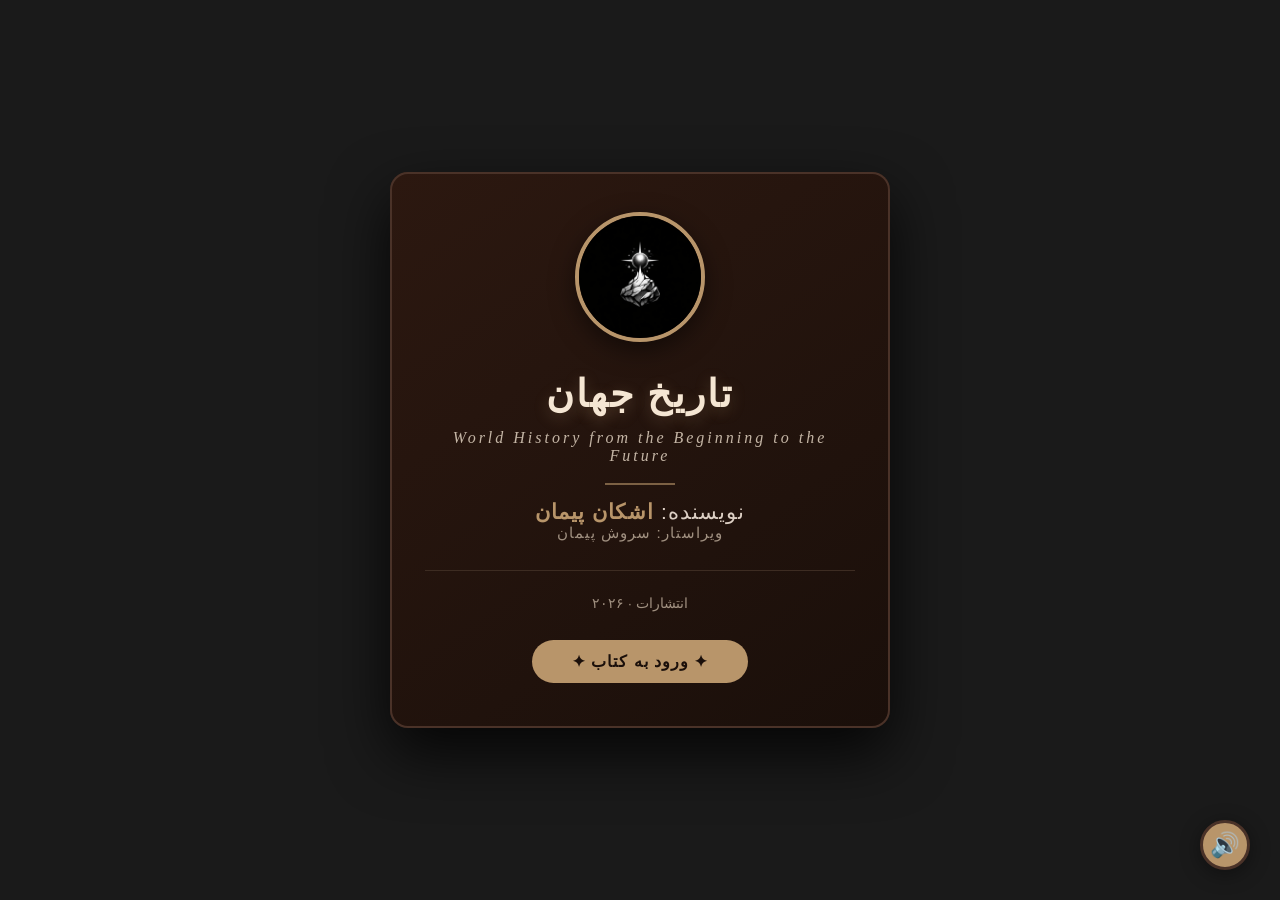
<file: cover.html>
<!DOCTYPE html>
<html lang="fa" dir="rtl">
<head>
    <meta charset="UTF-8">
    <meta name="viewport" content="width=device-width, initial-scale=1.0">
    <title>جلد کتاب - تاریخ جهان</title>
    <link rel="icon" type="image/jpg" href="favicon.jpg">
    <style>
        * { margin: 0; padding: 0; box-sizing: border-box; }
        body {
            font-family: 'IRANSans', 'Tahoma', sans-serif;
            background-color: #1a1a1a;
            display: flex;
            justify-content: center;
            align-items: center;
            min-height: 100vh;
            padding: 20px;
        }
        .cover {
            max-width: 500px;
            width: 100%;
            background: linear-gradient(145deg, #2c1810, #1a0f0a);
            border-radius: 18px;
            padding: 40px 35px 45px;
            box-shadow: 0 25px 60px rgba(0,0,0,0.8), 0 0 0 2px #4a3228 inset;
            text-align: center;
            color: #f5eee7;
        }
        .author-img {
            width: 130px;
            height: 130px;
            border-radius: 50%;
            object-fit: cover;
            border: 4px solid #b8956a;
            box-shadow: 0 8px 25px rgba(0,0,0,0.5);
            margin-bottom: 22px;
        }
        .title-fa {
            font-size: 2.4rem;
            font-weight: 900;
            letter-spacing: 2px;
            color: #f5e6d3;
            text-shadow: 0 4px 15px rgba(184, 149, 106, 0.3);
            line-height: 1.4;
            margin-bottom: 8px;
            font-family: 'B Nazanin', 'BTitr', 'IRANSans', serif;
        }
        .title-en {
            font-size: 1rem;
            font-weight: 300;
            color: #c4b5a5;
            letter-spacing: 3px;
            margin-bottom: 18px;
            font-family: 'Georgia', 'Times New Roman', serif;
            font-style: italic;
        }
        .divider {
            width: 70px;
            height: 2px;
            background: #b8956a;
            margin: 15px auto;
            opacity: 0.6;
        }
        .author-name {
            font-size: 1.3rem;
            font-weight: 400;
            color: #dccfc4;
            letter-spacing: 1px;
        }
        .author-name span {
            color: #b8956a;
            font-weight: 700;
        }
        .meta {
            margin-top: 28px;
            font-size: 0.85rem;
            color: #a09080;
            border-top: 1px solid #3d2c22;
            padding-top: 20px;
        }
        .meta p { margin: 4px 0; }
        .btn-enter {
            display: inline-block;
            margin-top: 25px;
            padding: 12px 40px;
            background: #b8956a;
            color: #1a0f0a;
            text-decoration: none;
            font-weight: bold;
            border-radius: 40px;
            font-size: 1rem;
            transition: 0.3s;
            letter-spacing: 1px;
        }
        .btn-enter:hover {
            background: #d4b08a;
            transform: scale(1.04);
            box-shadow: 0 8px 25px rgba(184, 149, 106, 0.3);
        }
        @media (max-width: 500px) {
            .cover { padding: 30px 20px 35px; }
            .title-fa { font-size: 1.8rem; }
            .author-img { width: 100px; height: 100px; }
        }
         * {
        -webkit-tap-highlight-color: transparent !important;
        -webkit-touch-callout: none !important;
        outline: none !important;
    }
    a, button, input, .character-card, .btn-share, .btn-nav, .top-menu a {
        -webkit-tap-highlight-color: transparent !important;
        user-select: none;
        -webkit-user-select: none;
    }
    input:focus, textarea:focus, button:focus {
        outline: none !important;
        box-shadow: none !important;
    }
    </style>
</head>
<body>
<div class="cover">
    <img src="your-photo.jpg" alt="عکس اشکان پیمان" class="author-img">
    <h1 class="title-fa">تاریخ جهان</h1>
    <p class="title-en">World History from the Beginning to the Future</p>
    <div class="divider"></div>
    <p class="author-name">نویسنده: <span>اشکان پیمان</span></p>
    <p class="author-name" style="font-size: 0.95rem; color: #a09080;">ویراستار: سروش پیمان</p>
    <div class="meta"><p>انتشارات · ۲۰۲۶</p></div>
    <a href="copyright.html" class="btn-enter">✦ ورود به کتاب ✦</a>
</div>

<button id="musicToggle" style="position:fixed; bottom:30px; right:30px; padding:12px 14px; background:#b8956a; color:#1a0f0a; border:3px solid #4a3228; border-radius:50%; cursor:pointer; font-size:1.5rem; z-index:999; box-shadow:0 4px 20px rgba(0,0,0,0.4); transition:0.3s; display:flex; align-items:center; justify-content:center; width:50px; height:50px;">🔊</button>

<audio id="bgMusic" loop>
    <source src="music.mp3" type="audio/mpeg">
</audio>

<style>
    #musicToggle:hover {
        transform: scale(1.2);
        background: #d4b08a;
        border-color: #6d4c38;
        box-shadow: 0 6px 30px rgba(184, 149, 106, 0.6);
    }
</style>

<script>
    const btn = document.getElementById('musicToggle');
    const audio = document.getElementById('bgMusic');
    let isPlaying = false;

    btn.addEventListener('click', function() {
        if (isPlaying) {
            audio.pause();
            btn.innerHTML = '🔇';
            isPlaying = false;
        } else {
            audio.play();
            btn.innerHTML = '🔊';
            isPlaying = true;
        }
    });

    document.addEventListener('click', function() {
        if (!isPlaying) {
            audio.play();
            btn.innerHTML = '🔊';
            isPlaying = true;
        }
    }, { once: true });
</script>
</body>
</html>
</file>
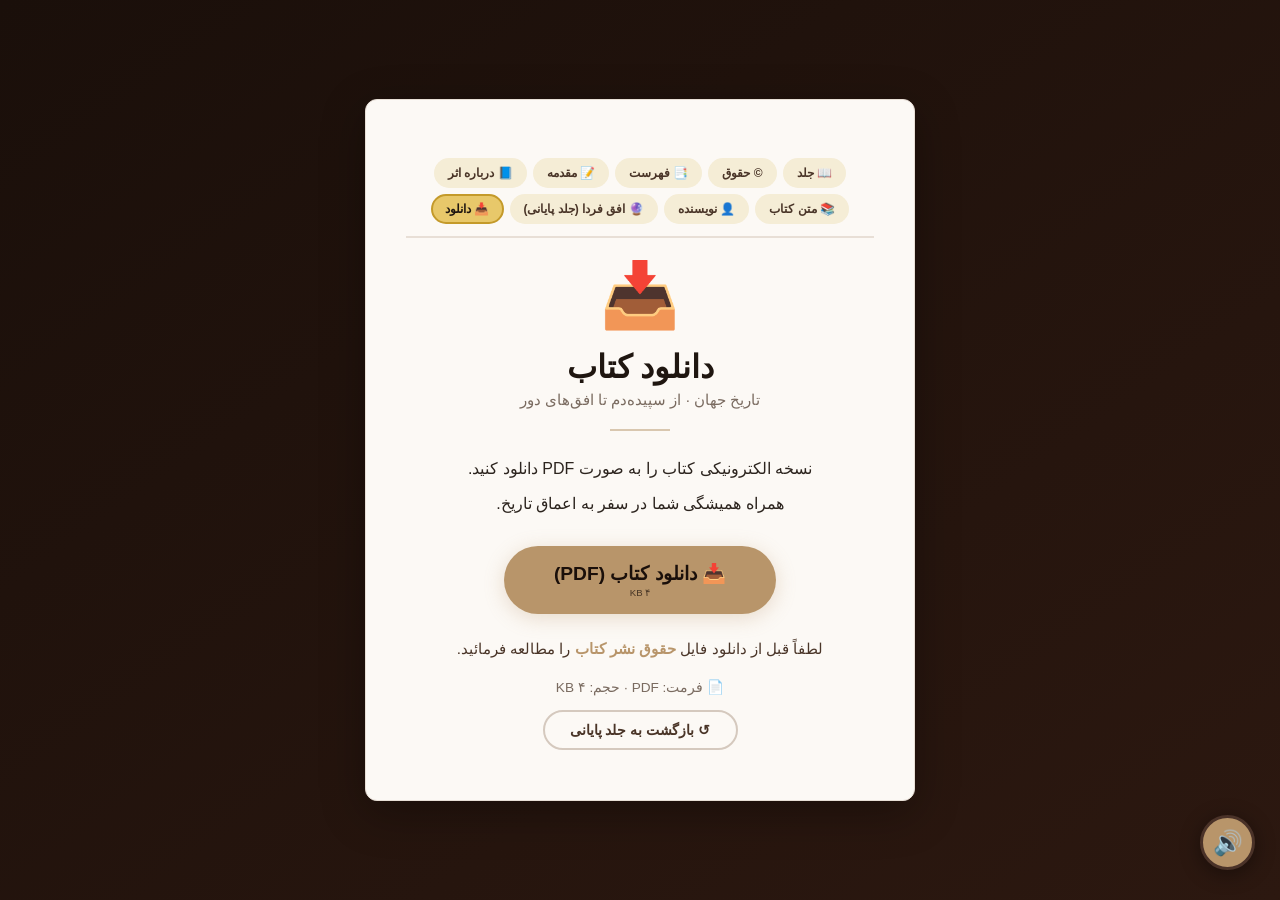
<file: download.html>
<!DOCTYPE html>
<html lang="fa" dir="rtl">
<head>
    <meta charset="UTF-8">
    <meta name="viewport" content="width=device-width, initial-scale=1.0">
    <title>دانلود کتاب - تاریخ جهان</title>
    
    <!-- آیکون تب -->
    <link rel="icon" type="image/jpeg" href="favicon.jpg">
    
    <style>
        * { margin: 0; padding: 0; box-sizing: border-box; }
        body {
            font-family: 'IRANSans', 'Tahoma', sans-serif;
            background: linear-gradient(145deg, #1a0f0a, #2c1810);
            display: flex;
            justify-content: center;
            align-items: center;
            min-height: 100vh;
            padding: 30px;
            -webkit-tap-highlight-color: transparent;
        }
        .download-page {
            max-width: 550px;
            width: 100%;
            background: #fcf9f5;
            padding: 50px 40px;
            border-radius: 12px;
            box-shadow: 0 12px 45px rgba(0,0,0,0.3);
            border: 1px solid #e8dfd6;
            text-align: center;
        }

        /* ===== منو ===== */
        .top-menu {
            text-align: center;
            margin-bottom: 20px;
            padding: 8px 0 12px;
            border-bottom: 2px solid #e8dfd6;
            display: flex;
            justify-content: center;
            flex-wrap: wrap;
            gap: 6px;
        }
        .top-menu a {
            color: #4a3528;
            text-decoration: none;
            font-size: 0.75rem;
            font-weight: 600;
            padding: 6px 12px;
            border-radius: 30px;
            background: #f5edd6;
            transition: 0.3s;
            border: 2px solid transparent;
            white-space: nowrap;
            -webkit-tap-highlight-color: transparent;
        }
        .top-menu a:hover {
            background: #ecd9a8;
            border-color: #d4a84a;
        }
        .top-menu a:active {
            transform: scale(0.95);
        }
        .top-menu a.active {
            background: #e8c86a;
            border-color: #c49a2a;
            color: #1f1610;
        }

        .download-icon {
            font-size: 4rem;
            display: block;
            margin-bottom: 15px;
        }
        .download-title {
            font-size: 2rem;
            font-weight: 800;
            color: #1f1610;
            font-family: 'B Nazanin', 'BTitr', serif;
            margin-bottom: 5px;
        }
        .download-sub {
            color: #7a6b60;
            font-size: 0.95rem;
            margin-bottom: 20px;
        }
        .divider-line {
            width: 60px;
            height: 2px;
            background: #b8956a;
            margin: 0 auto 20px;
            opacity: 0.5;
        }
        .download-text {
            color: #2c241e;
            font-size: 1rem;
            line-height: 2.2;
            margin-bottom: 25px;
        }

        /* ===== دکمه دانلود ===== */
        .btn-download {
            display: inline-block;
            padding: 16px 50px;
            background: #b8956a;
            color: #1a0f0a;
            text-decoration: none;
            border-radius: 50px;
            font-weight: bold;
            font-size: 1.2rem;
            transition: 0.3s;
            border: none;
            cursor: pointer;
            box-shadow: 0 4px 20px rgba(184, 149, 106, 0.3);
            text-align: center;
            -webkit-tap-highlight-color: transparent;
        }
        .btn-download:hover {
            background: #d4b08a;
            transform: scale(1.05);
            box-shadow: 0 8px 30px rgba(184, 149, 106, 0.5);
        }
        .btn-download:active {
            transform: scale(0.95);
        }
        .btn-download .file-size {
            display: block;
            font-size: 0.6rem;
            font-weight: 300;
            opacity: 0.7;
            margin-top: 2px;
        }

        /* ===== هشدار حقوق نشر ===== */
        .copyright-notice {
            margin-top: 20px;
            font-size: 0.95rem;
            color: #4a3528;
            line-height: 2;
        }
        .copyright-notice a {
            color: #b8956a;
            text-decoration: none;
            font-weight: bold;
            transition: 0.3s;
            -webkit-tap-highlight-color: transparent;
        }
        .copyright-notice a:hover {
            color: #d4b08a;
            text-decoration: underline;
        }
        .copyright-notice a:active {
            transform: scale(0.95);
        }

        .file-info {
            color: #7a6b60;
            font-size: 0.85rem;
            margin-top: 15px;
        }

        /* ===== دکمه بازگشت ===== */
        .btn-back {
            display: inline-block;
            margin-top: 15px;
            padding: 10px 25px;
            background: transparent;
            color: #4a3528;
            text-decoration: none;
            border-radius: 40px;
            font-weight: bold;
            font-size: 0.9rem;
            transition: 0.3s;
            border: 2px solid #d5c9be;
            -webkit-tap-highlight-color: transparent;
        }
        .btn-back:hover {
            background: #d5c9be;
        }
        .btn-back:active {
            transform: scale(0.95);
        }

        /* ===== واکنش‌گرایی ===== */
        @media (max-width: 600px) {
            .download-page { padding: 30px 20px; }
            .download-title { font-size: 1.6rem; }
            .top-menu a { font-size: 0.65rem; padding: 4px 8px; }
            .btn-download { padding: 14px 35px; font-size: 1rem; }
        }
         * {
        -webkit-tap-highlight-color: transparent !important;
        -webkit-touch-callout: none !important;
        outline: none !important;
    }
    a, button, input, .character-card, .btn-share, .btn-nav, .top-menu a {
        -webkit-tap-highlight-color: transparent !important;
        user-select: none;
        -webkit-user-select: none;
    }
    input:focus, textarea:focus, button:focus {
        outline: none !important;
        box-shadow: none !important;
    }
    </style>
</head>
<body>
<div class="download-page">

    <!-- ===== منو ===== -->
    <div class="top-menu">
        <a href="cover.html">📖 جلد</a>
        <a href="copyright.html">© حقوق</a>
        <a href="toc.html">📑 فهرست</a>
        <a href="introduction.html">📝 مقدمه</a>
        <a href="about-book.html">📘 درباره اثر</a>
        <a href="book.html">📚 متن کتاب</a>
        <a href="author.html">👤 نویسنده</a>
        <a href="final-cover.html">🔮 افق فردا (جلد پایانی)</a>
        <a href="download.html" class="active">📥 دانلود</a>
    </div>

    <!-- ===== محتوای صفحه ===== -->
    <span class="download-icon">📥</span>
    <h1 class="download-title">دانلود کتاب</h1>
    <p class="download-sub">تاریخ جهان · از سپیده‌دم تا افق‌های دور</p>
    <div class="divider-line"></div>

    <p class="download-text">
        نسخه الکترونیکی کتاب را به صورت PDF دانلود کنید.<br>
        همراه همیشگی شما در سفر به اعماق تاریخ.
    </p>

    <!-- ===== دکمه دانلود ===== -->
    <a href="book.pdf" download="تاریخ_جهان_اشکان_پیمان.pdf" class="btn-download">
        📥 دانلود کتاب (PDF)
        <span class="file-size">۴ KB</span>
    </a>

    <!-- ===== هشدار حقوق نشر ===== -->
    <p class="copyright-notice">
        لطفاً قبل از دانلود فایل
        <a href="copyright.html">حقوق نشر کتاب</a>
        را مطالعه فرمائید.
    </p>

    <p class="file-info">📄 فرمت: PDF · حجم: ۴ KB</p>

    <!-- ===== دکمه بازگشت ===== -->
    <a href="final-cover.html" class="btn-back">↺ بازگشت به جلد پایانی</a>

</div>

<!-- ===== دکمه موسیقی ===== -->
<script>
    document.addEventListener('DOMContentLoaded', function() {
        var btn = document.createElement('button');
        btn.id = 'musicToggle';
        btn.innerHTML = '🔊';
        btn.style.cssText = 'position:fixed; bottom:30px; right:25px; padding:12px 14px; background:#b8956a; color:#1a0f0a; border:3px solid #4a3228; border-radius:50%; cursor:pointer; font-size:1.5rem; z-index:999; box-shadow:0 4px 20px rgba(0,0,0,0.4); transition:0.3s; display:flex; align-items:center; justify-content:center; width:55px; height:55px;';
        document.body.appendChild(btn);

        var audio = document.createElement('audio');
        audio.id = 'bgMusic';
        audio.loop = true;
        audio.innerHTML = '<source src="music.mp3" type="audio/mpeg">';
        document.body.appendChild(audio);

        var isPlaying = false;

        btn.addEventListener('click', function() {
            if (isPlaying) {
                audio.pause();
                btn.innerHTML = '🔇';
                isPlaying = false;
            } else {
                audio.play();
                btn.innerHTML = '🔊';
                isPlaying = true;
            }
        });

        document.addEventListener('click', function() {
            if (!isPlaying) {
                audio.play();
                btn.innerHTML = '🔊';
                isPlaying = true;
            }
        }, { once: true });

        var style = document.createElement('style');
        style.textContent = '#musicToggle:hover { transform: scale(1.15) !important; background: #d4b08a !important; border-color: #6d4c38 !important; box-shadow: 0 6px 30px rgba(184, 149, 106, 0.5) !important; }';
        document.head.appendChild(style);
    });
</script>

</body>
</html>
</file>
<file: style.css>
/* ===== استایل‌های پایه ===== */
* { margin: 0; padding: 0; box-sizing: border-box; }

body {
    font-family: 'IRANSans', 'Tahoma', sans-serif;
    background-color: #f5f0ea;
    transition: background-color 0.4s, color 0.4s;
    min-height: 100vh;
}

/* ===== حالت روشن (پیش‌فرض) ===== */
body.light-mode {
    background-color: #f5f0ea;
    color: #2c241e;
}

body.light-mode .book-page,
body.light-mode .author-page,
body.light-mode .toc-page,
body.light-mode .intro-page,
body.light-mode .about-book,
body.light-mode .copyright-page,
body.light-mode .download-page,
body.light-mode .contact-page,
body.light-mode .splash-page,
body.light-mode .error-page {
    background: #fcf9f5;
    border-color: #e8dfd6;
    color: #2c241e;
}

body.light-mode .top-menu a {
    background: #f5edd6;
    color: #4a3528;
}

body.light-mode .top-menu a.active {
    background: #e8c86a;
    border-color: #c49a2a;
    color: #1f1610;
}

body.light-mode .top-menu a:hover {
    background: #ecd9a8;
    border-color: #d4a84a;
}

body.light-mode .part-title,
body.light-mode .chapter-title,
body.light-mode .section-title,
body.light-mode .contact-title,
body.light-mode .download-title,
body.light-mode .toc-title {
    color: #1f1610;
}

body.light-mode .book-text,
body.light-mode .bio,
body.light-mode .about-text,
body.light-mode .intro-text {
    color: #2c241e;
}

body.light-mode .sub-title {
    color: #5a4538;
}

body.light-mode .divider-line {
    background: #b8956a;
}

body.light-mode .quote-in-text {
    background: #f5f0ea;
    color: #4a3528;
}

body.light-mode .highlight-quote {
    background: #f5f0ea;
    color: #4a3528;
}

body.light-mode .copyright-text {
    color: #3d322b;
}

body.light-mode .info-block .label {
    color: #7a6b60;
}

body.light-mode .btn-nav {
    background: #2c241e;
    color: #f5eee7;
}

body.light-mode .btn-nav.prev {
    background: transparent;
    color: #4a3528;
    border-color: #d5c9be;
}

body.light-mode .btn-nav.prev:hover {
    background: #d5c9be;
}

body.light-mode .btn-back {
    color: #4a3528;
    border-color: #d5c9be;
}

body.light-mode .btn-back:hover {
    background: #d5c9be;
}

body.light-mode .message-box {
    background: #f5edd6;
    border-color: #e8d5a0;
}

body.light-mode .message-box .msg-text {
    color: #4a3528;
}

body.light-mode .form-group label {
    color: #4a3528;
}

body.light-mode .form-group input,
body.light-mode .form-group textarea {
    background: #fcf9f5;
    border-color: #e8dfd6;
    color: #2c241e;
}

body.light-mode .form-group input:focus,
body.light-mode .form-group textarea:focus {
    border-color: #b8956a;
}

body.light-mode .loading-text,
body.light-mode .file-info {
    color: #7a6b60;
}

body.light-mode .characters-section {
    background: #f5edd6;
    border-color: #e8d5a0;
}

body.light-mode .character-card {
    background: #fcf9f5;
    color: #4a3528;
    border-color: #b8956a;
}

body.light-mode .character-card:hover {
    background: #b8956a;
    color: #1a0f0a;
}

body.light-mode .timeline-section {
    background: #f5edd6;
    border-color: #e8d5a0;
}

body.light-mode .timeline-desc {
    color: #4a3528;
}

body.light-mode .share-quote {
    background: #fcf9f5;
}

body.light-mode .share-quote .quote-text {
    color: #4a3528;
}

body.light-mode .bibliography {
    border-color: #e8dfd6;
}

body.light-mode .bibliography .b-group ul li {
    color: #3d322b;
}

body.light-mode .search-box {
    background: #f5edd6;
    border-color: #e8d5a0;
}

body.light-mode .search-box input {
    background: #fff;
    color: #2c241e;
    border-color: #b8956a;
}

body.light-mode #searchResults {
    background: #fcf9f5;
    border-color: #b8956a;
}

body.light-mode #searchResults .result-item {
    color: #2c241e;
    border-color: #e8dfd6;
}

/* ===== حالت تاریک ===== */
body.dark-mode {
    background-color: #1a1a1a;
    color: #e0d5c8;
}

body.dark-mode .book-page,
body.dark-mode .author-page,
body.dark-mode .toc-page,
body.dark-mode .intro-page,
body.dark-mode .about-book,
body.dark-mode .copyright-page,
body.dark-mode .download-page,
body.dark-mode .contact-page,
body.dark-mode .splash-page,
body.dark-mode .error-page {
    background: #2c2c2c;
    border-color: #444;
    color: #e0d5c8;
}

body.dark-mode .top-menu {
    border-color: #444;
}

body.dark-mode .top-menu a {
    background: #3d3d3d;
    color: #e0d5c8;
}

body.dark-mode .top-menu a.active {
    background: #b8956a;
    color: #1a0f0a;
    border-color: #c49a2a;
}

body.dark-mode .top-menu a:hover {
    background: #555;
    border-color: #666;
}

body.dark-mode .part-title,
body.dark-mode .chapter-title,
body.dark-mode .section-title,
body.dark-mode .contact-title,
body.dark-mode .download-title,
body.dark-mode .toc-title {
    color: #f5eee7;
}

body.dark-mode .book-text,
body.dark-mode .bio,
body.dark-mode .about-text,
body.dark-mode .intro-text {
    color: #d0c5b8;
}

body.dark-mode .sub-title {
    color: #b8956a;
}

body.dark-mode .divider-line {
    background: #b8956a;
}

body.dark-mode .quote-in-text {
    background: #3d3d3d;
    color: #e0d5c8;
}

body.dark-mode .highlight-quote {
    background: #3d3d3d;
    color: #e0d5c8;
}

body.dark-mode .copyright-text {
    color: #d0c5b8;
}

body.dark-mode .info-block .label {
    color: #999;
}

body.dark-mode .btn-nav {
    background: #b8956a;
    color: #1a0f0a;
}

body.dark-mode .btn-nav.prev {
    background: transparent;
    color: #e0d5c8;
    border-color: #666;
}

body.dark-mode .btn-nav.prev:hover {
    background: #444;
}

body.dark-mode .btn-back {
    color: #e0d5c8;
    border-color: #666;
}

body.dark-mode .btn-back:hover {
    background: #444;
}

body.dark-mode .message-box {
    background: #3d3d3d;
    border-color: #b8956a;
}

body.dark-mode .message-box .msg-text {
    color: #e0d5c8;
}

body.dark-mode .form-group label {
    color: #e0d5c8;
}

body.dark-mode .form-group input,
body.dark-mode .form-group textarea {
    background: #3d3d3d;
    border-color: #666;
    color: #e0d5c8;
}

body.dark-mode .form-group input:focus,
body.dark-mode .form-group textarea:focus {
    border-color: #b8956a;
}

body.dark-mode .loading-text,
body.dark-mode .file-info {
    color: #999;
}

body.dark-mode .characters-section {
    background: #3d3d3d;
    border-color: #b8956a;
}

body.dark-mode .character-card {
    background: #2c2c2c;
    color: #e0d5c8;
    border-color: #666;
}

body.dark-mode .character-card:hover {
    background: #b8956a;
    color: #1a0f0a;
}

body.dark-mode .timeline-section {
    background: #3d3d3d;
    border-color: #b8956a;
}

body.dark-mode .timeline-desc {
    color: #d0c5b8;
}

body.dark-mode .share-quote {
    background: #3d3d3d;
}

body.dark-mode .share-quote .quote-text {
    color: #e0d5c8;
}

body.dark-mode .bibliography {
    border-color: #444;
}

body.dark-mode .bibliography .b-group ul li {
    color: #d0c5b8;
}

body.dark-mode .search-box {
    background: #3d3d3d;
    border-color: #b8956a;
}

body.dark-mode .search-box input {
    background: #1a1a1a;
    color: #e0d5c8;
    border-color: #666;
}

body.dark-mode #searchResults {
    background: #3d3d3d;
    border-color: #b8956a;
}

body.dark-mode #searchResults .result-item {
    color: #e0d5c8;
    border-color: #555;
}

body.dark-mode .book-image .caption {
    color: #999;
}

body.dark-mode .progress-bar {
    background: #2c2c2c;
    border-color: #444;
}

body.dark-mode .progress-top .label {
    color: #e0d5c8;
}

body.dark-mode .progress-track {
    background: #444;
}

/* ===== دکمه تغییر تم ===== */
#themeToggle {
    position: fixed;
    bottom: 90px;
    right: 25px;
    padding: 12px 16px;
    background: #4a3528;
    color: #f5eee7;
    border: none;
    border-radius: 50%;
    cursor: pointer;
    font-size: 1.5rem;
    z-index: 999;
    box-shadow: 0 4px 20px rgba(0,0,0,0.4);
    transition: 0.3s;
    width: 55px;
    height: 55px;
    display: flex;
    align-items: center;
    justify-content: center;
}

#themeToggle:hover {
    transform: scale(1.1);
}

body.dark-mode #themeToggle {
    background: #b8956a;
    color: #1a0f0a;
}
/* ===== حذف افکت آبی هنگام کلیک در موبایل ===== */
* {
    -webkit-tap-highlight-color: transparent !important;
    -webkit-touch-callout: none !important;
    outline: none !important;
}

a, button, input, textarea, .character-card, .btn-share, .btn-nav, .top-menu a, .btn-download, .btn-back {
    -webkit-tap-highlight-color: transparent !important;
    user-select: none;
    -webkit-user-select: none;
}

input:focus, textarea:focus, button:focus, a:focus {
    outline: none !important;
    box-shadow: none !important;
}
</file>
